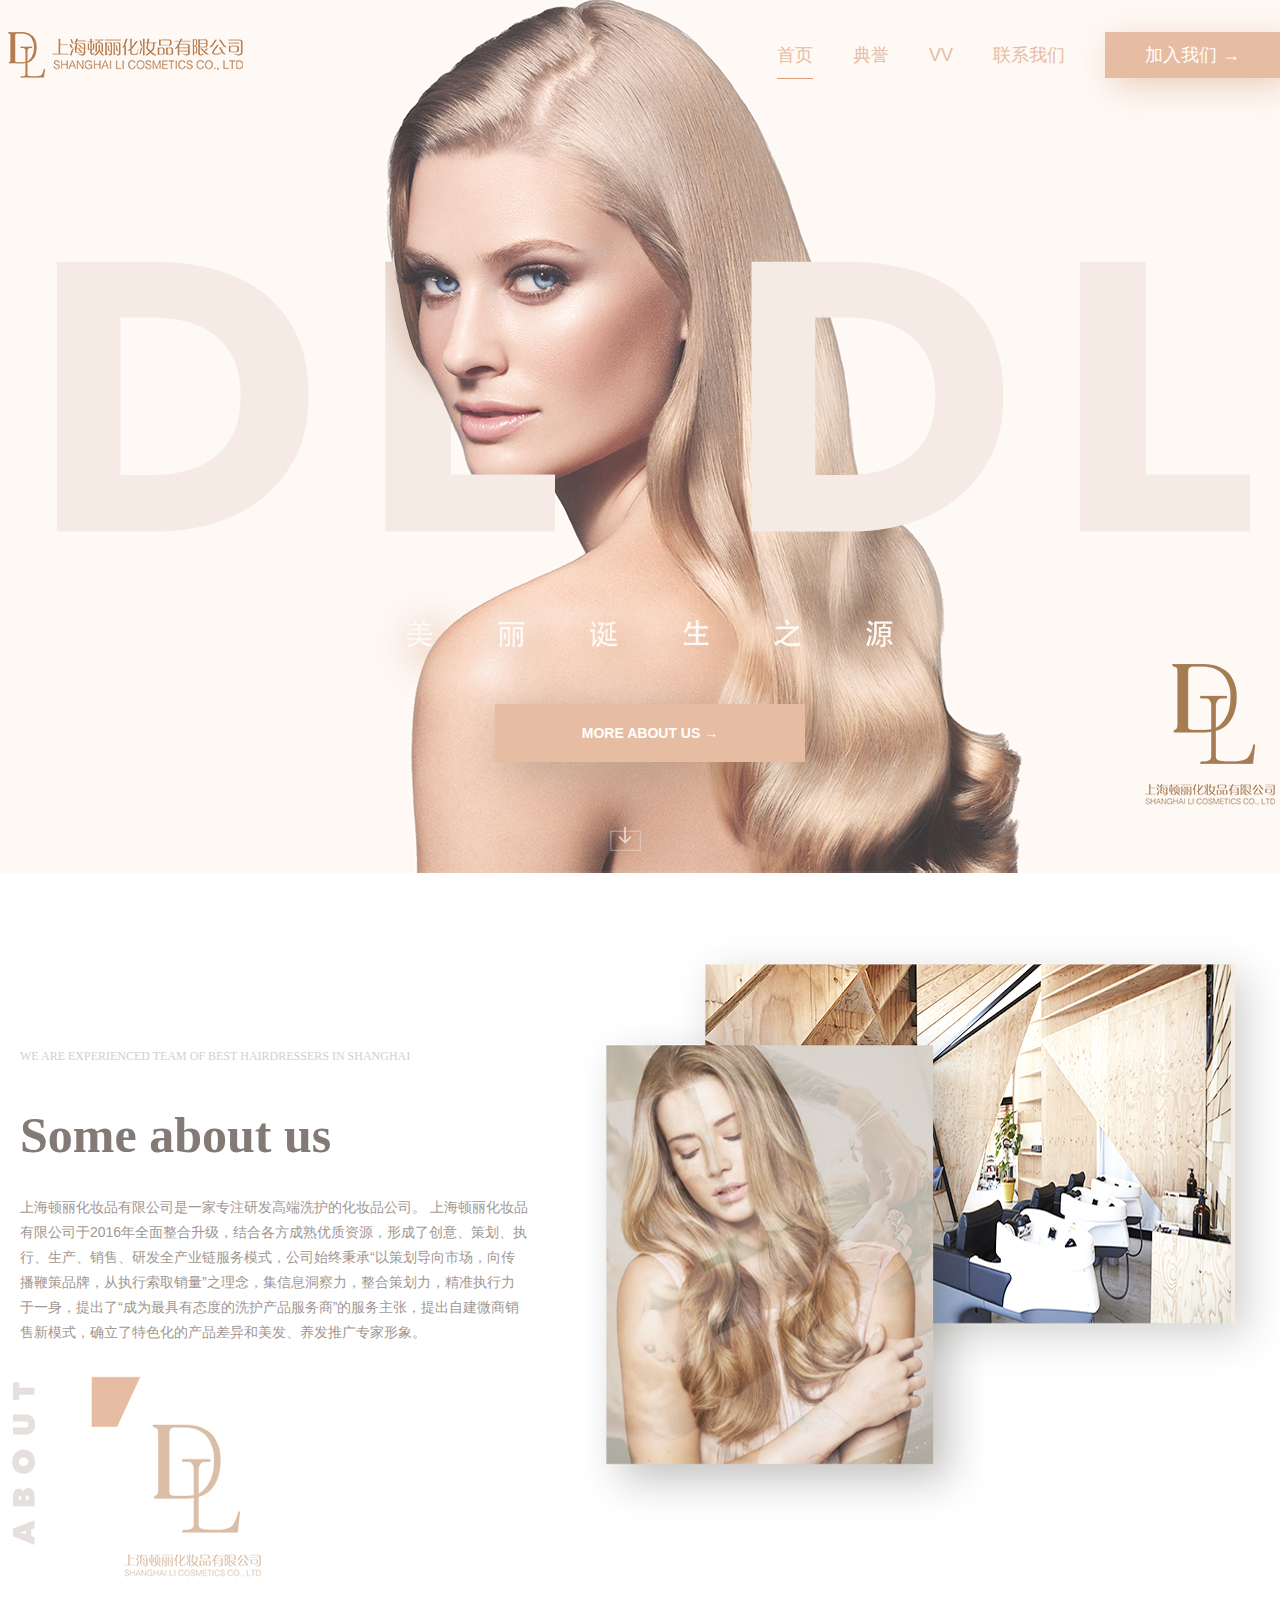
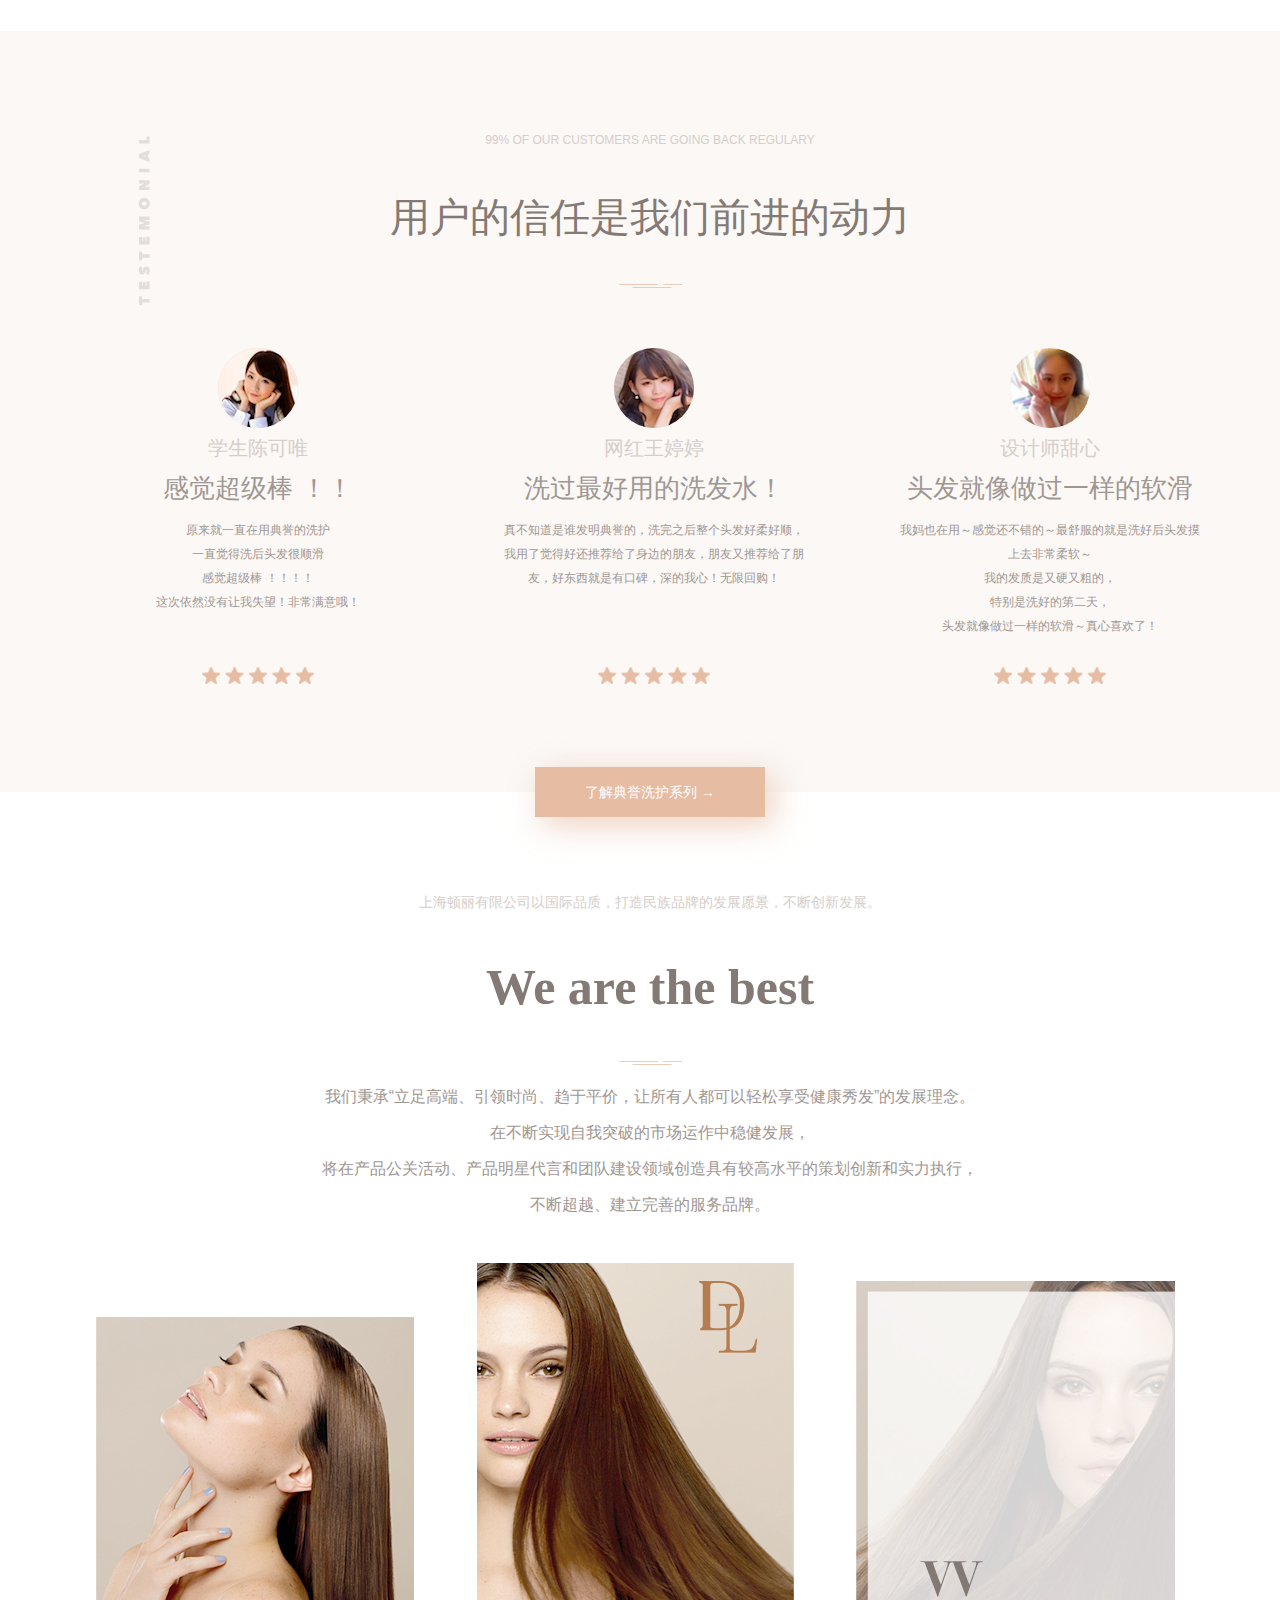
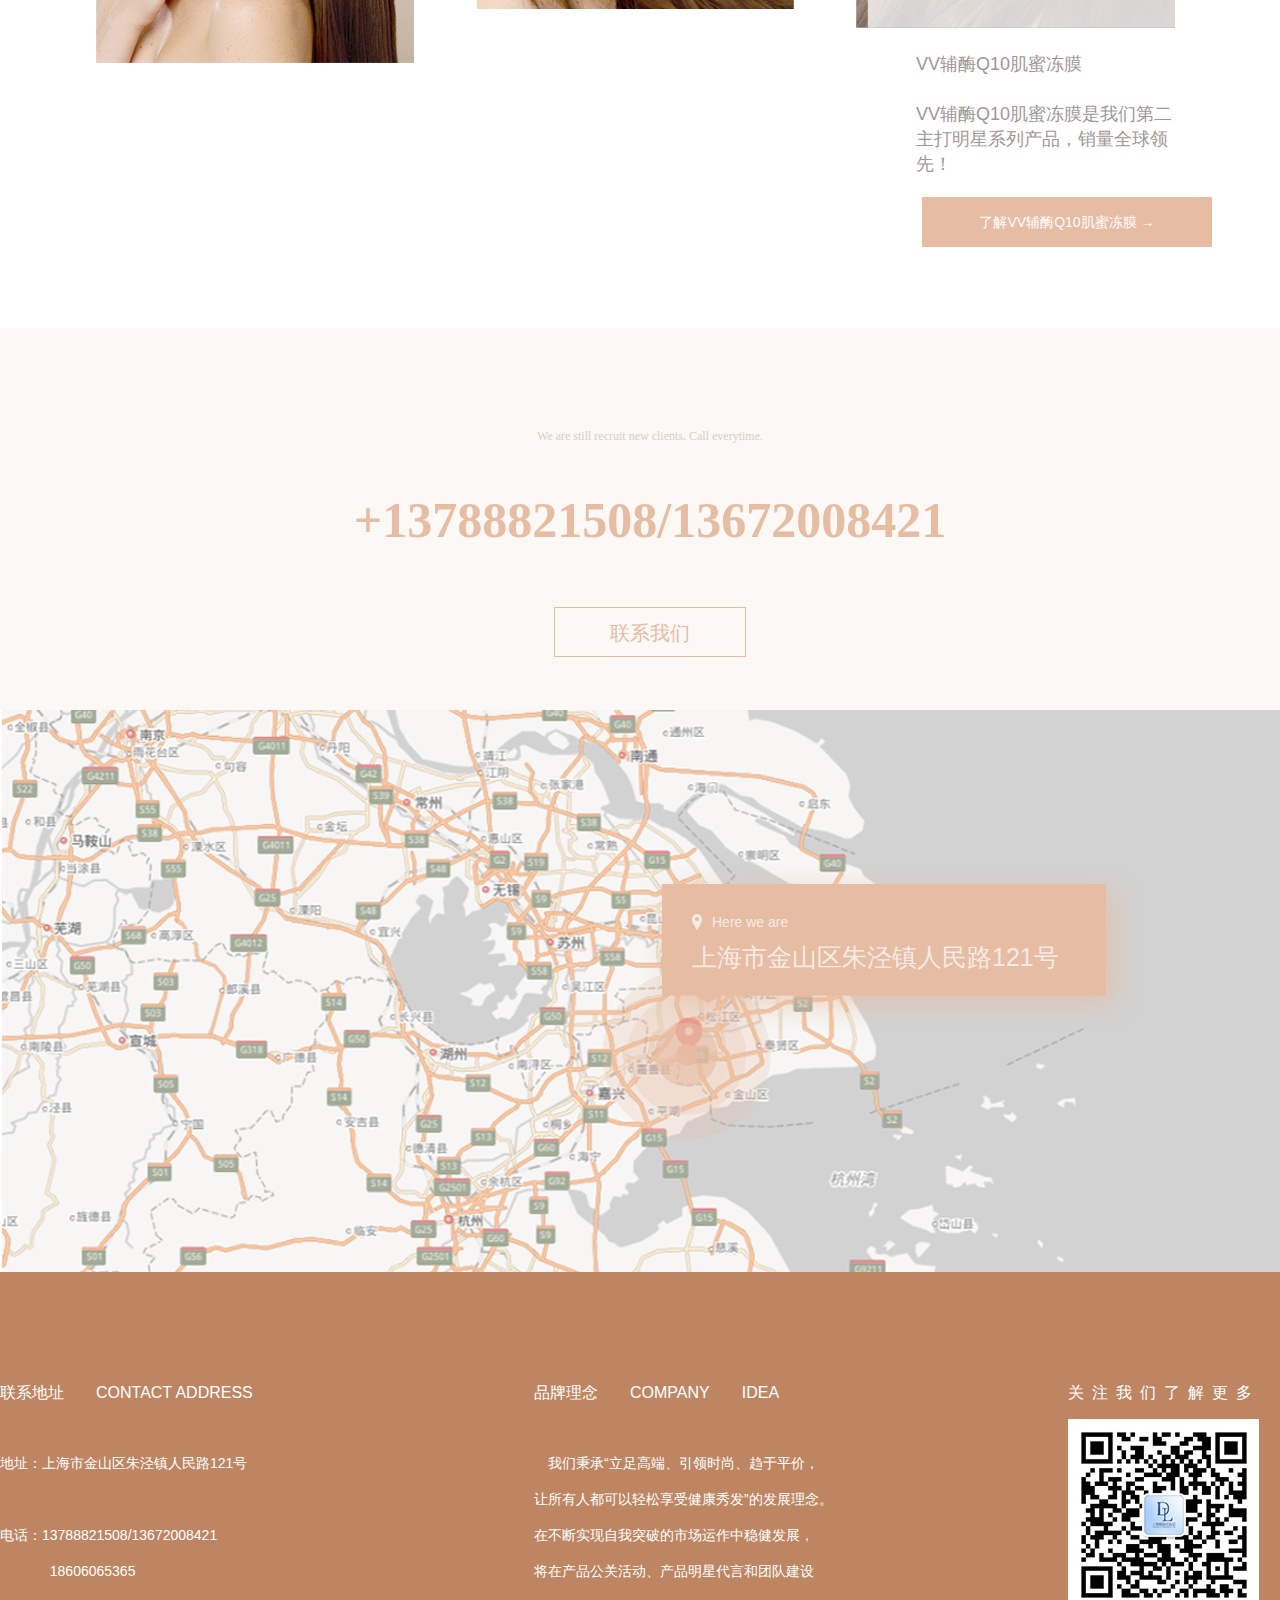
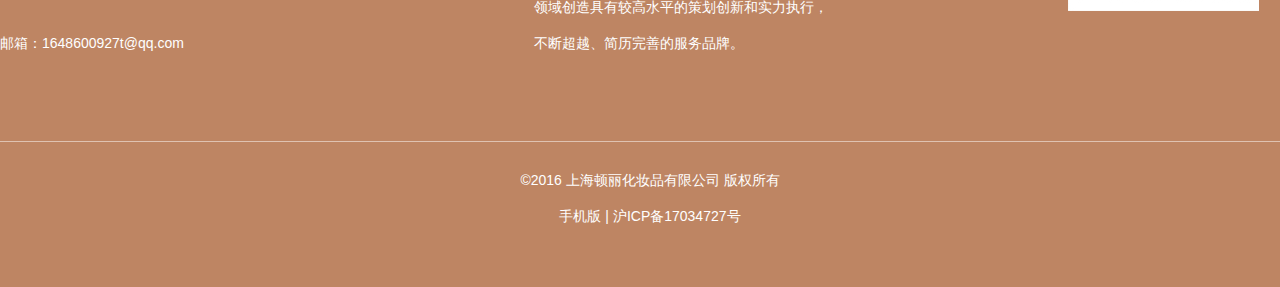
<file: index.html>
<!DOCTYPE html>
<html lang="en">
<head>
  <meta charset="UTF-8">
  <title>首页</title>
  <link href="./assets/normalize.css" rel="stylesheet">
  <link href="./assets/normal.css" rel="stylesheet">
  <link href="./assets/home.css" rel="stylesheet">
</head>
<body>
  <header class="navigation container">
    <div class="content">
      <div class="logo pull-left"></div>
      <ul class="nav-list pull-right">
        <li class="active"><a href="./">首页</a></li>
        <li><a href="./dianyu">典誉</a></li>
        <li><a href="./vv">VV</a></li>
        <li><a href="./conactus">联系我们</a></li>
        <li class="join"><a href="./conactus">加入我们 →</a></li>
      </ul>
      <div class="clearfix"></div>
    </div>
  </header>
  <section class="container row1">
    <div class="content">
      <a class="more" href="./dianyu">MORE ABOUT US →</a>
    </div>
  </section>
  <section class="container row2">
    <div class="content">
      <div class="top">WE ARE EXPERIENCED TEAM OF BEST HAIRDRESSERS IN SHANGHAI</div>
      <h2>Some about us</h2>
      <p class="main">上海顿丽化妆品有限公司是一家专注研发高端洗护的化妆品公司。 上海顿丽化妆品有限公司于2016年全面整合升级，结合各方成熟优质资源，形成了创意、策划、执行、生产、销售、研发全产业链服务模式，公司始终秉承“以策划导向市场，向传播鞭策品牌，从执行索取销量”之理念，集信息洞察力，整合策划力，精准执行力于一身，提出了“成为最具有态度的洗护产品服务商”的服务主张，提出自建微商销售新模式，确立了特色化的产品差异和美发、养发推广专家形象。</p>
    </div>
  </section>
  <section class="container row3">
    <div class="content">
      <div class="textimage"></div>
      <div class="toptext">99% OF OUR CUSTOMERS ARE GOING BACK REGULARY</div>
      <div class="maintext">用户的信任是我们前进的动力</div>
      <div class="line"></div>
      <ul class="peoper">
        <li>
          <img class="avator" src="./assets/images/chenkewei.jpg"></img>
          <div class="name">学生陈可唯</div>
          <div class="title">感觉超级棒 ！！</div>
          <div class="description">原来就一直在用典誉的洗护<br>
            一直觉得洗后头发很顺滑<br>
            感觉超级棒 ！！！！<br>
            这次依然没有让我失望！非常满意哦！
          </div>
        </li>
        <li>
          <img class="avator" src="./assets/images/yutingting.jpg"></img>
          <div class="name">网红王婷婷</div>
          <div class="title">洗过最好用的洗发水！</div>
          <div class="description">
            真不知道是谁发明典誉的，洗完之后整个头发好柔好顺，我用了觉得好还推荐给了身边的朋友，朋友又推荐给了朋友，好东西就是有口碑，深的我心！无限回购！
          </div>
        </li>
        <li>
          <img class="avator" src="./assets/images/tianxin.jpg"></img>
          <div class="name">设计师甜心</div>
          <div class="title">头发就像做过一样的软滑</div>
          <div class="description">
            我妈也在用～感觉还不错的～最舒服的就是洗好后头发摸上去非常柔软～<br>
            我的发质是又硬又粗的，<br>
            特别是洗好的第二天，<br>
            头发就像做过一样的软滑～真心喜欢了！
          </div>
        </li>
      </ul>
      <a class="bottomButton" href="./dianyu">了解典誉洗护系列 →</a>
    </div>
  </section>
  <section class="container row4">
    <div class="content">
      <div class="banner"></div>
      <div class="toptext">上海顿丽有限公司以国际品质，打造民族品牌的发展愿景，不断创新发展。</div>
      <div class="maintext">We are the best</div>
      <div class="line"></div>
      <div class="contenttext">
        我们秉承“立足高端、引领时尚、趋于平价，让所有人都可以轻松享受健康秀发”的发展理念。<br>
        在不断实现自我突破的市场运作中稳健发展，<br>
        将在产品公关活动、产品明星代言和团队建设领域创造具有较高水平的策划创新和实力执行，<br>
        不断超越、建立完善的服务品牌。
      </div>
      <div class="people">
        <div class="people1"></div>
        <div class="people2"></div>
        <div class="people3">
          <div class="peopleimage"></div>
          <div class="text">
            VV辅酶Q10肌蜜冻膜<br><br>
            VV辅酶Q10肌蜜冻膜是我们第二主打明星系列产品，销量全球领先！
          </div>
          <a class="morevv" href="./vv">了解VV辅酶Q10肌蜜冻膜 →</a>
        </div>
      </div>
    </div>
  </section>
  <section class="container row5">
    <div class="content">
      <div class="toptext">We are still recruit new clients. Call everytime.</div>
      <div class="maintext">+13788821508/13672008421</div>
      <a class="conactus" href="./conactus">联系我们</a>
      <div class="map">
        <div class="point">
          <div class="pointtext">Here we are</div>
          <div class="pointmaintext">上海市金山区朱泾镇人民路121号</div>
        </div>
      </div>
    </div>
  </section>
  <footer class="footer container">
    <div class="content">
      <div class="list">
        <div class="title">联系地址&emsp;&emsp;CONTACT ADDRESS</div>
        <div class="listcontent">
          地址：上海市金山区朱泾镇人民路121号<br><br>
          电话：13788821508/13672008421<br>
          &emsp;&emsp;&emsp;&nbsp;&nbsp;18606065365<br><br>
          邮箱：1648600927t@qq.com
        </div>
      </div>
      <div class="list">
        <div class="title">品牌理念&emsp;&emsp;COMPANY&emsp;&emsp;IDEA</div>
        <div class="listcontent">
          　我们秉承“立足高端、引领时尚、趋于平价，<br>
          让所有人都可以轻松享受健康秀发”的发展理念。<br>
          在不断实现自我突破的市场运作中稳健发展，<br>
          将在产品公关活动、产品明星代言和团队建设<br>
          领域创造具有较高水平的策划创新和实力执行，<br>
          不断超越、简历完善的服务品牌。
        </div>
      </div>
      <div class="list2">
        <div class="title">关注我们了解更多</div>
        <img class="qrcode" src="./assets/images/qrcode.jpg">
      </div>
      <div class="clearfix"></div>
      <div class="copyright">
        ©2016 上海顿丽化妆品有限公司 版权所有<br>
        手机版 | 沪ICP备17034727号
      </div>
    </div>
  </footer>
</body>
</html>
</file>
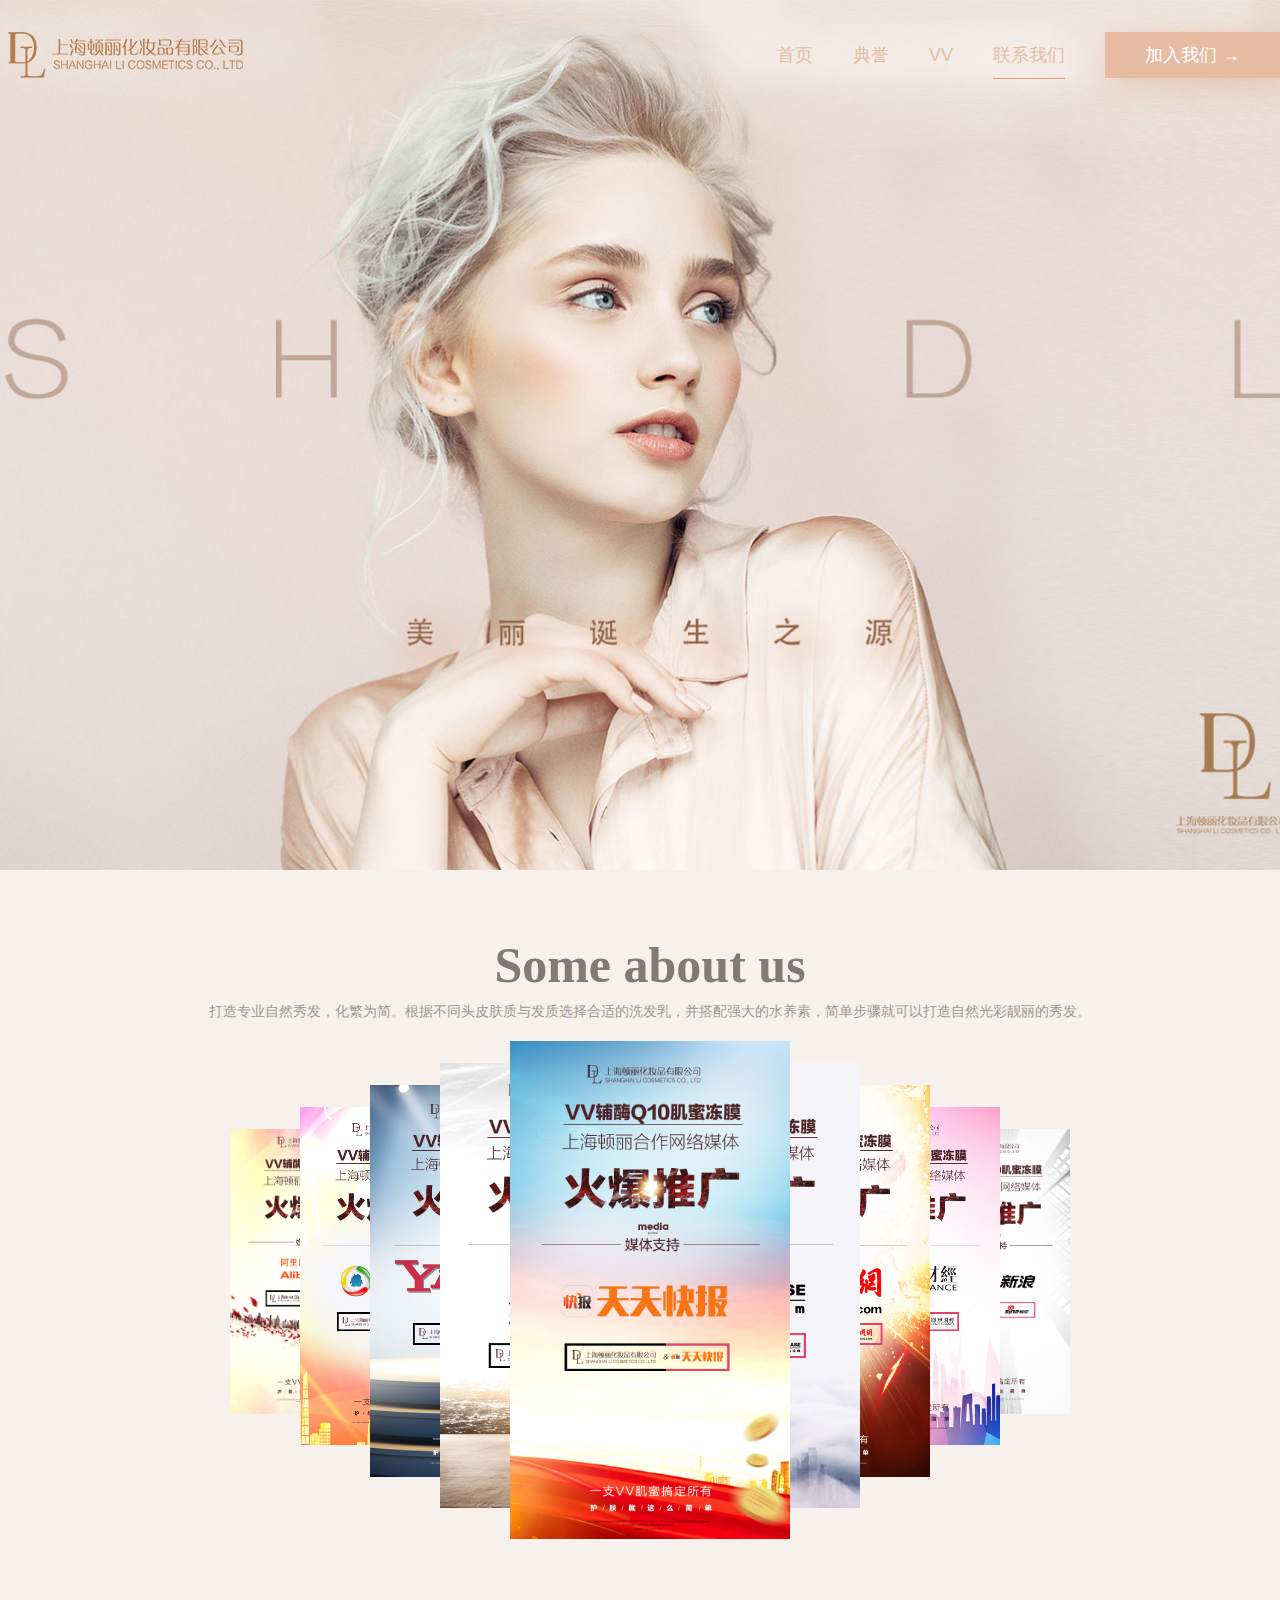
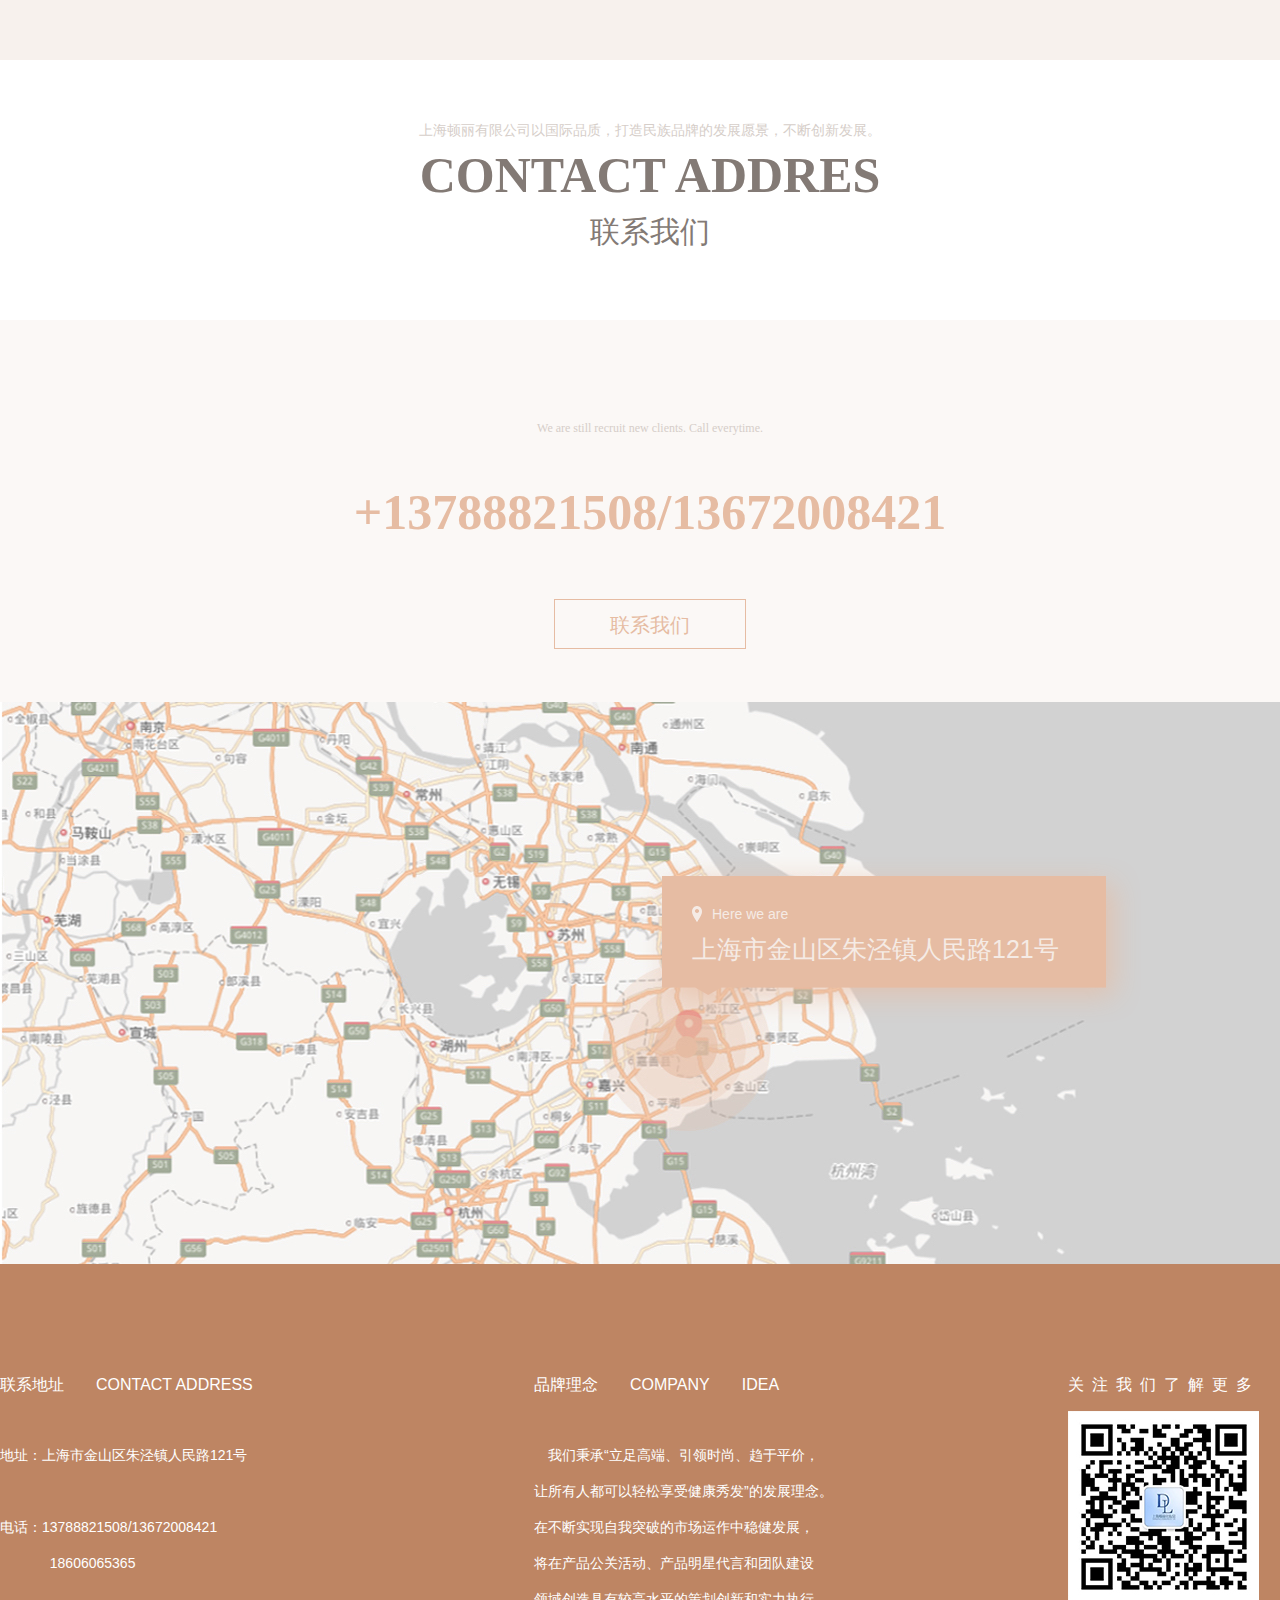
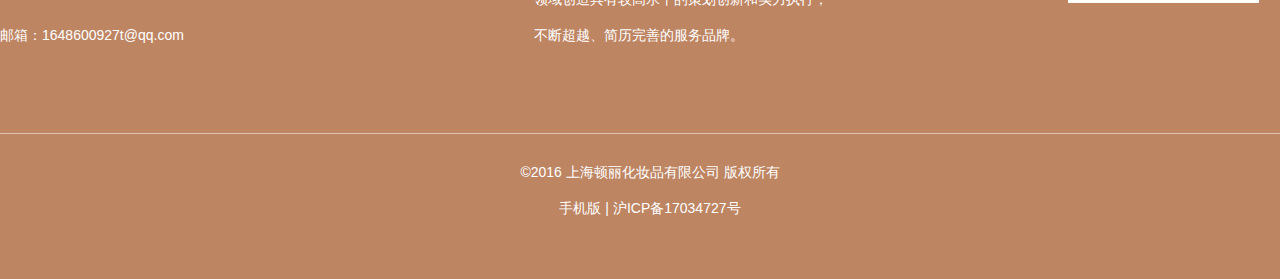
<file: conactus/index.html>
<!DOCTYPE html>
<html lang="en">
<head>
  <meta charset="UTF-8">
  <title>VV</title>
  <link href="../assets/normalize.css" rel="stylesheet">
  <link href="../assets/normal.css" rel="stylesheet">
  <link href="../assets/conactus.css" rel="stylesheet">
  <script type="text/javascript" src="../assets/jquery-1.11.0.min.js"></script>
  <script type="text/javascript" src="../assets/jQuery-easing.js"></script>
  <script type="text/javascript" src="../assets/jQuery-jcImgScroll.js"></script>
  <script type="text/javascript">
    $(function(){
      $('#row6banner').jcImgScroll({
        arrow : {
          width:140,
          height:500,
          x:60,
          y:0
        },
        width :280, //设置图片宽度
        height:500, //设置图片高度
        imgtop:22,//每张图片的上下偏移量
        imgleft:-10,//每张图片的左边偏移量
        imgwidth:30,//每张图片的宽度偏移量
        imgheight:44,//每张图片的高度偏移量
        count : 9,
        offsetX : 60,
        NumBtn : false,
        title:false,
        setZoom:.8
      });
    });
  </script>
</head>
<body>
  <header class="navigation container">
    <div class="content">
      <div class="logo pull-left"></div>
      <ul class="nav-list pull-right">
        <li><a href="../">首页</a></li>
        <li><a href="../dianyu">典誉</a></li>
        <li><a href="../vv">VV</a></li>
        <li class="active"><a href="../conactus">联系我们</a></li>
        <li class="join"><a href="../conactus">加入我们 →</a></li>
      </ul>
      <div class="clearfix"></div>
    </div>
  </header>
  <section class="container row1">
  </section>
  <section class="container row2">
    <div class="content">
      <div class="toptext">Some about us</div>
      <div class="maintext">打造专业自然秀发，化繁为简。根据不同头皮肤质与发质选择合适的洗发乳，并搭配强大的水养素，简单步骤就可以打造自然光彩靓丽的秀发。</div>
      <div id="row6banner" class="jcImgScroll">
        <ul>
          <li><a path="../assets/images/conactus-scroll/1.jpg"></a></li>
          <li><a path="../assets/images/conactus-scroll/2.jpg"></a></li>
          <li><a path="../assets/images/conactus-scroll/3.jpg"></a></li>
          <li><a path="../assets/images/conactus-scroll/4.jpg"></a></li>
          <li><a path="../assets/images/conactus-scroll/5.jpg"></a></li>
          <li><a path="../assets/images/conactus-scroll/6.jpg"></a></li>
          <li><a path="../assets/images/conactus-scroll/7.jpg"></a></li>
          <li><a path="../assets/images/conactus-scroll/8.jpg"></a></li>
          <li><a path="../assets/images/conactus-scroll/9.jpg"></a></li>
        </ul>
      </div>
    </div>
  </section>
  <section class="container row3">
    <div class="content">
      <div class="toptext">上海顿丽有限公司以国际品质，打造民族品牌的发展愿景，不断创新发展。</div>
      <div class="maintext">CONTACT ADDRES</div>
      <div class="bottomtext">联系我们</div>
      <!--<a class="conact" href="">联系</a>-->
    </div>
  </section>
  <section class="container row4">
    <div class="content">
      <div class="toptext">We are still recruit new clients. Call everytime.</div>
      <div class="maintext">+13788821508/13672008421</div>
      <a class="conactus" href="#">联系我们</a>
      <div class="map">
        <div class="point">
          <div class="pointtext">Here we are</div>
          <div class="pointmaintext">上海市金山区朱泾镇人民路121号</div>
        </div>
      </div>
    </div>
  </section>
  <footer class="footer container">
    <div class="content">
      <div class="list">
        <div class="title">联系地址&emsp;&emsp;CONTACT ADDRESS</div>
        <div class="listcontent">
          地址：上海市金山区朱泾镇人民路121号<br><br>
          电话：13788821508/13672008421<br>
          &emsp;&emsp;&emsp;&nbsp;&nbsp;18606065365<br><br>
          邮箱：1648600927t@qq.com
        </div>
      </div>
      <div class="list">
        <div class="title">品牌理念&emsp;&emsp;COMPANY&emsp;&emsp;IDEA</div>
        <div class="listcontent">
          　我们秉承“立足高端、引领时尚、趋于平价，<br>
          让所有人都可以轻松享受健康秀发”的发展理念。<br>
          在不断实现自我突破的市场运作中稳健发展，<br>
          将在产品公关活动、产品明星代言和团队建设<br>
          领域创造具有较高水平的策划创新和实力执行，<br>
          不断超越、简历完善的服务品牌。
        </div>
      </div>
      <div class="list2">
        <div class="title">关注我们了解更多</div>
        <img class="qrcode" src="../assets/images/qrcode.jpg">
      </div>
      <div class="clearfix"></div>
      <div class="copyright">
        ©2016 上海顿丽化妆品有限公司 版权所有<br>
        手机版 | 沪ICP备17034727号
      </div>
    </div>
  </footer>
</body>
</html>
</file>
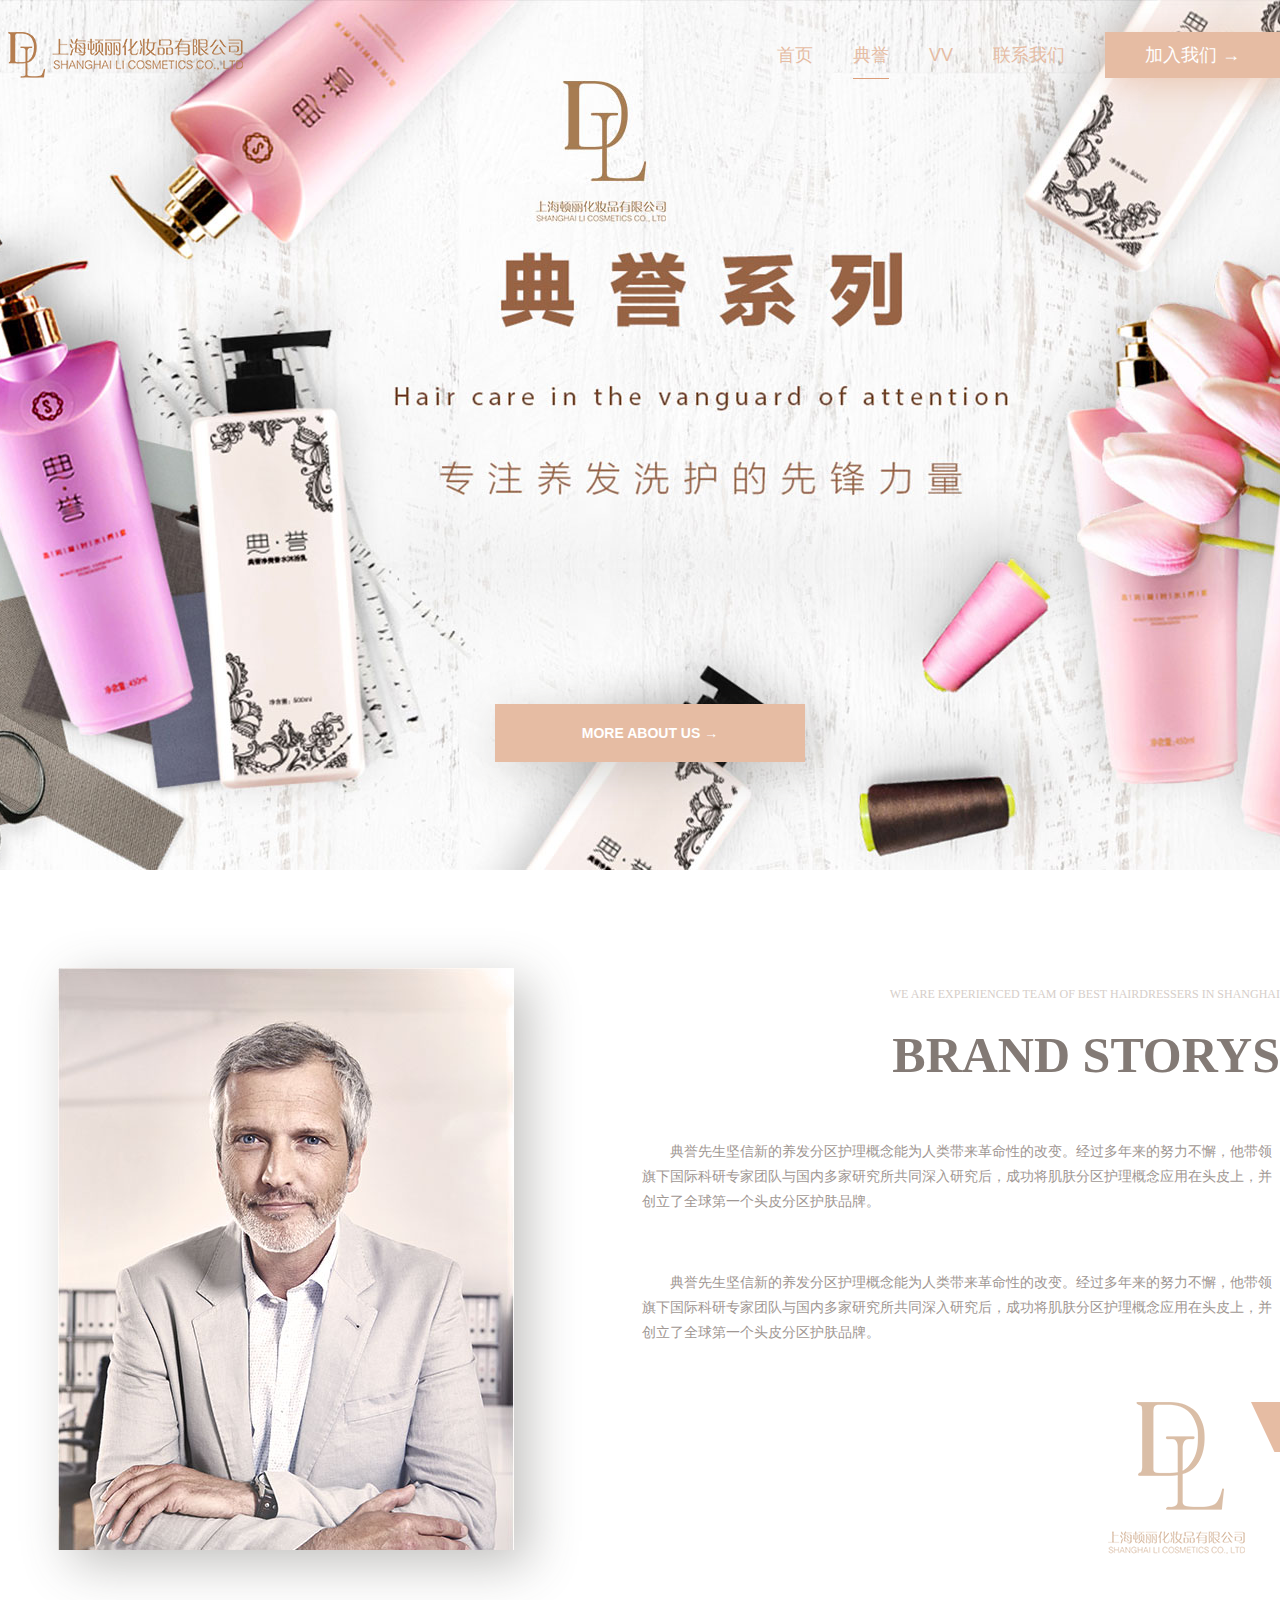
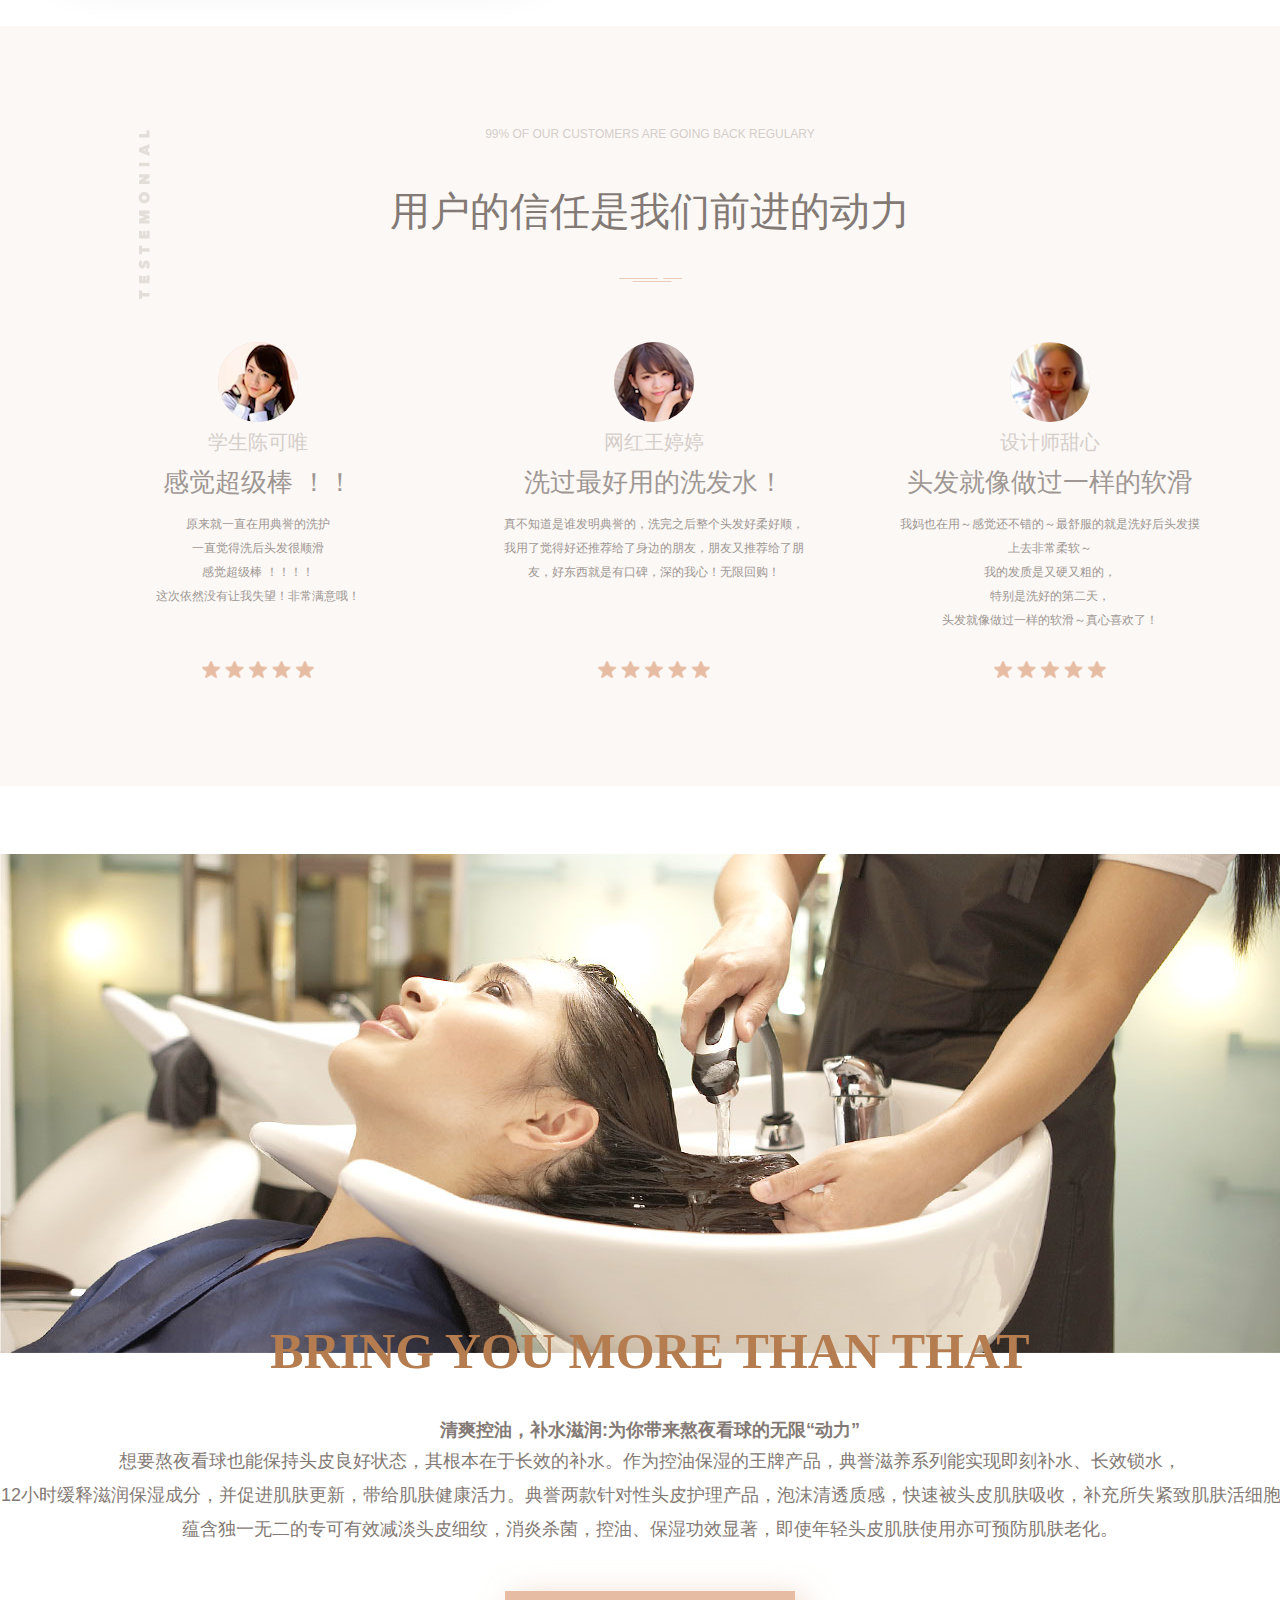
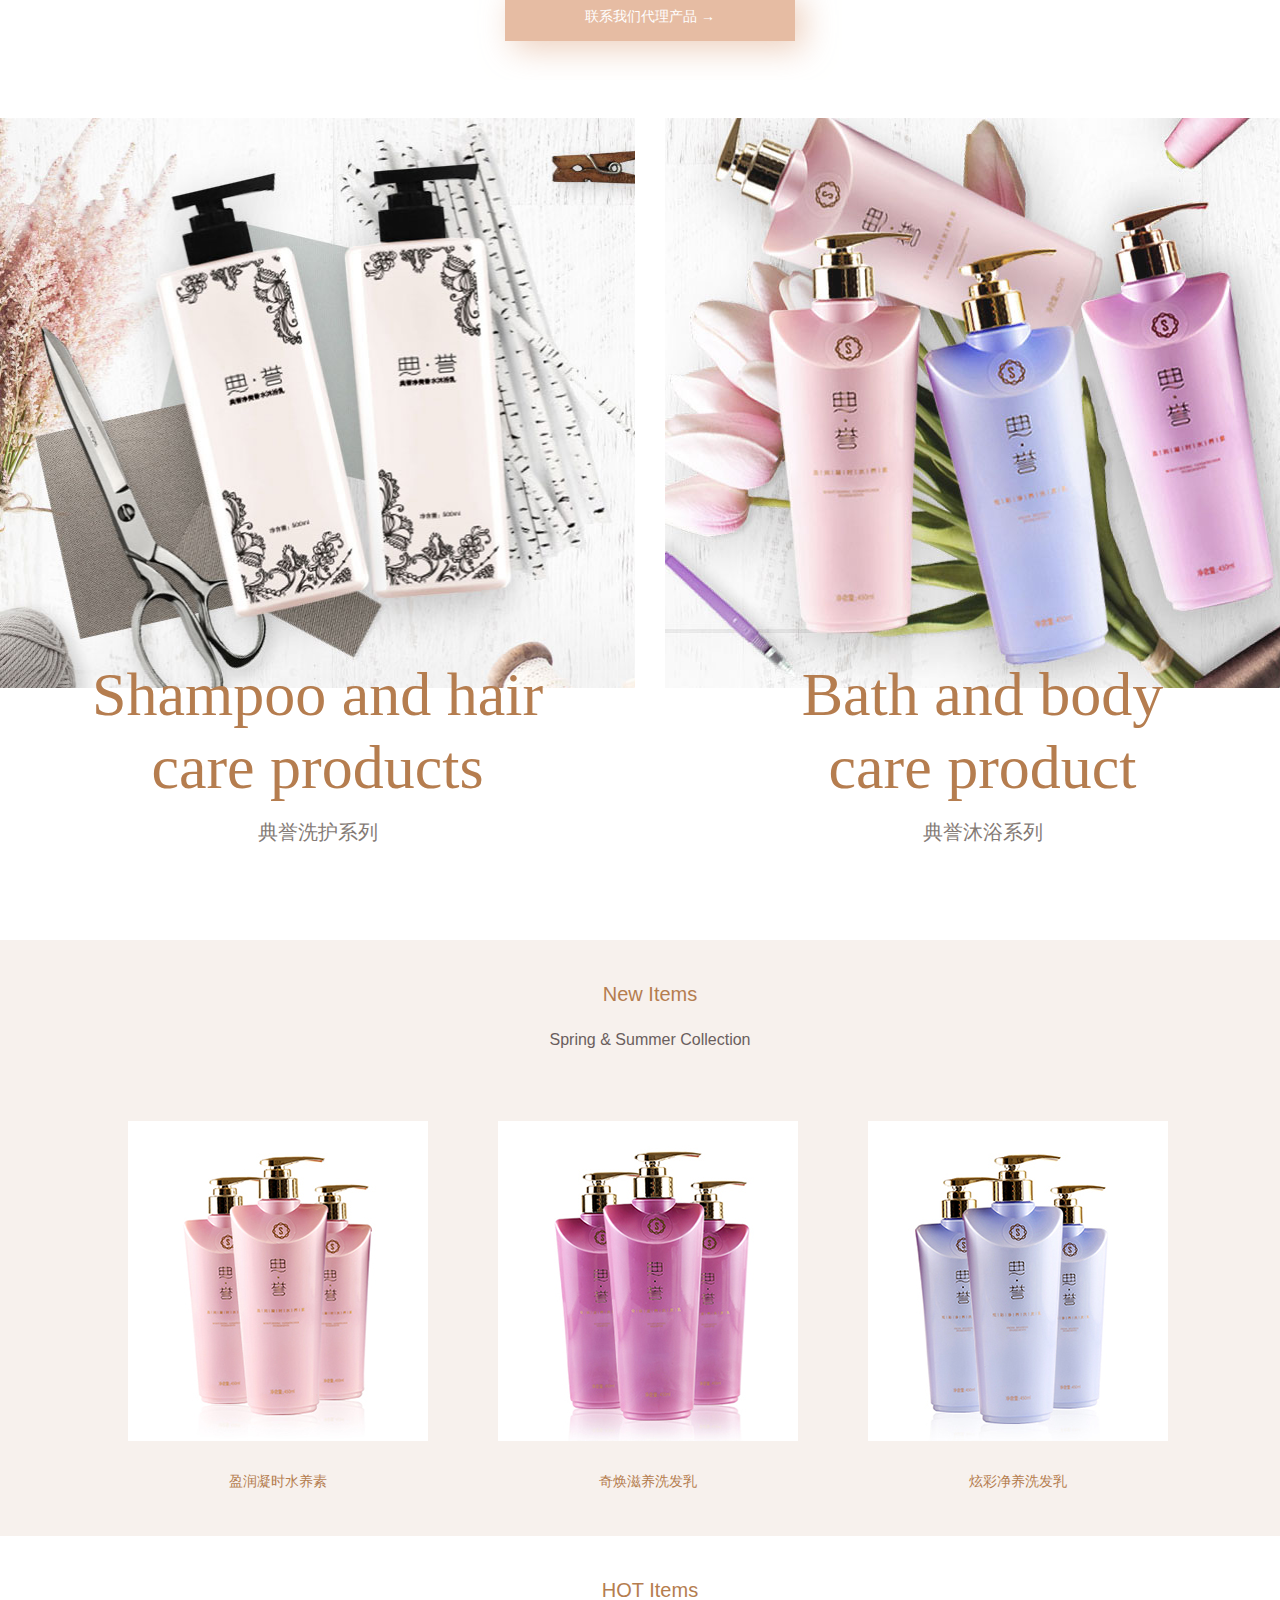
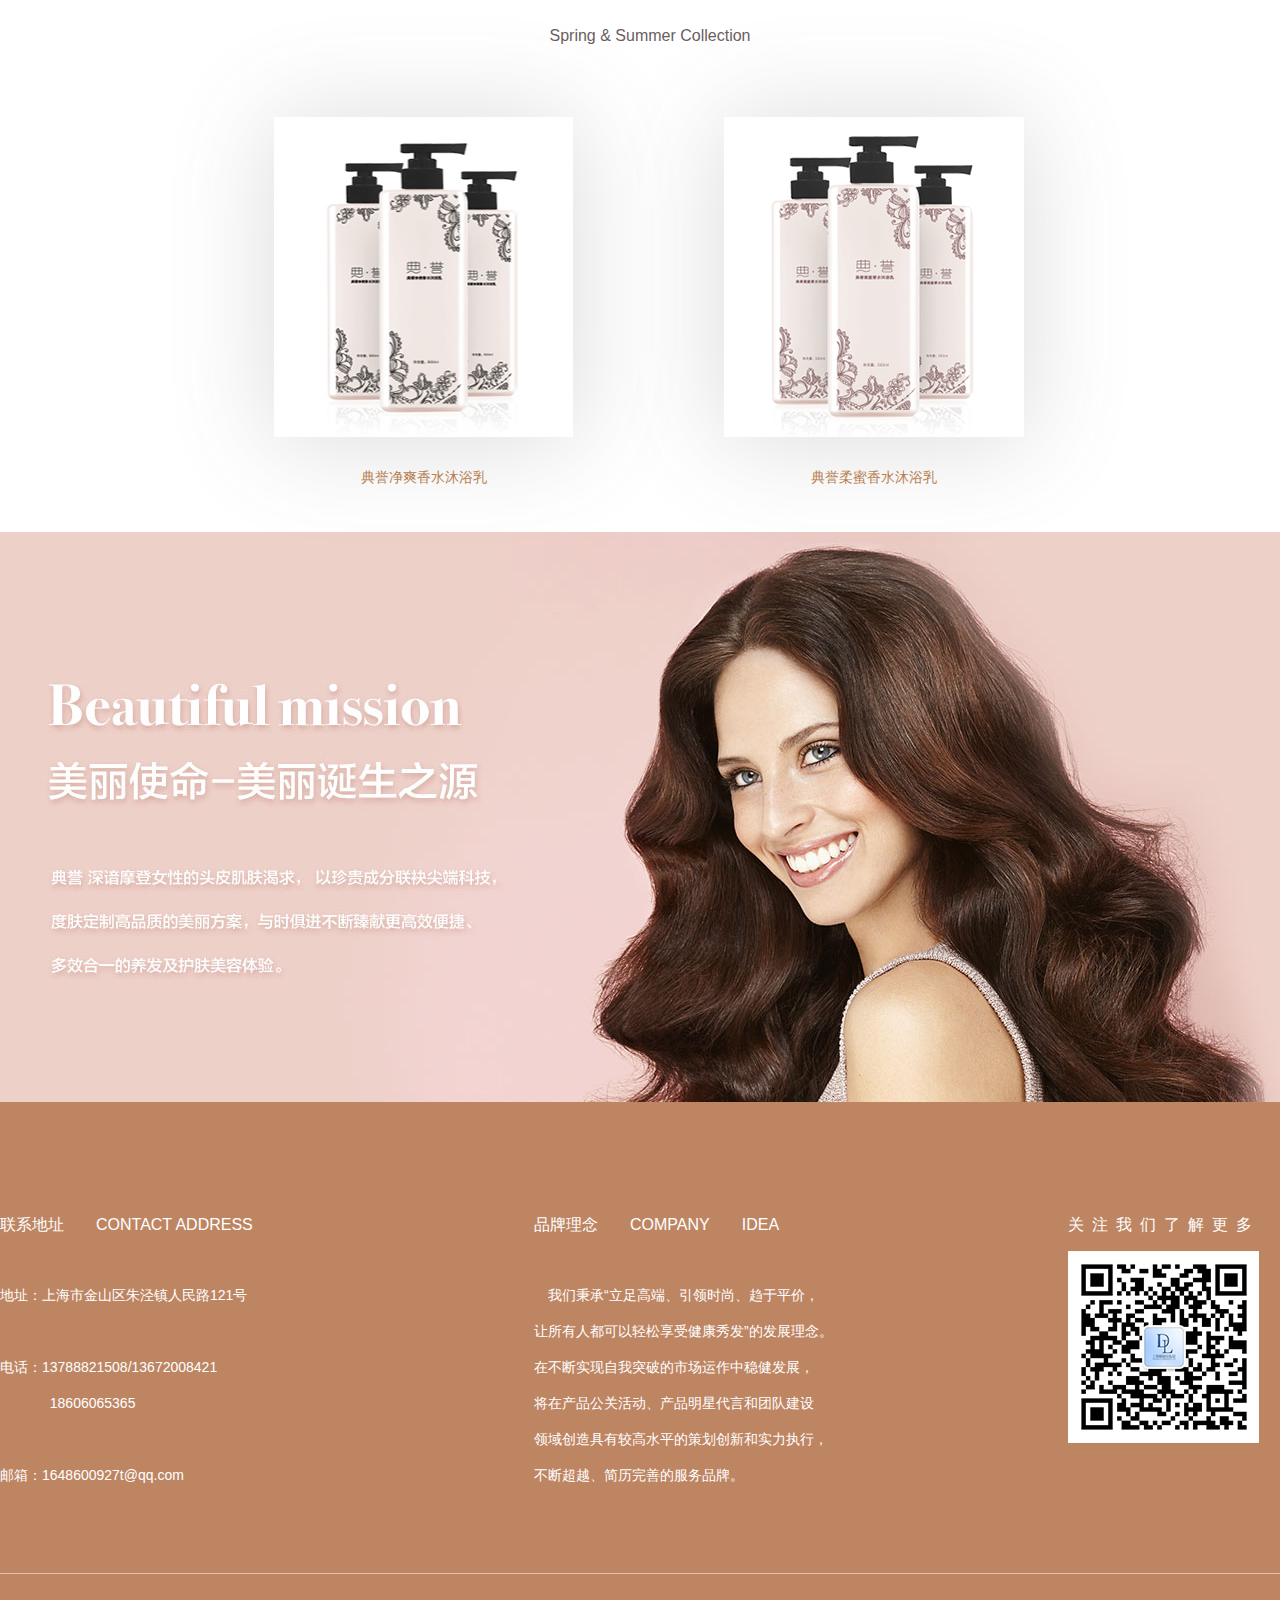
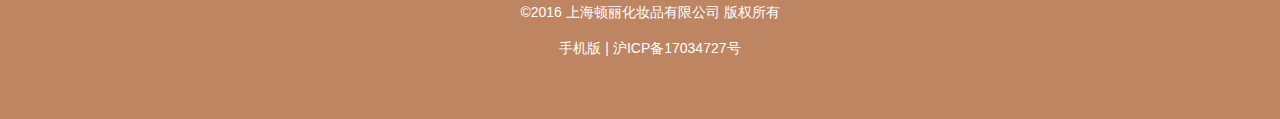
<file: dianyu/index.html>
<!DOCTYPE html>
<html lang="en">
<head>
  <meta charset="UTF-8">
  <title>典誉</title>
  <link href="../assets/normalize.css" rel="stylesheet">
  <link href="../assets/normal.css" rel="stylesheet">
  <link href="../assets/dianyu.css" rel="stylesheet">
</head>
<body>
  <header class="navigation container">
    <div class="content">
      <div class="logo pull-left"></div>
      <ul class="nav-list pull-right">
        <li><a href="../">首页</a></li>
        <li class="active"><a href="../dianyu">典誉</a></li>
        <li><a href="../vv">VV</a></li>
        <li><a href="../conactus">联系我们</a></li>
        <li class="join"><a href="../conactus">加入我们 →</a></li>
      </ul>
      <div class="clearfix"></div>
    </div>
  </header>
  <section class="container row1">
    <a class="more" href="../vv">MORE ABOUT US →</a>
  </section>
  <section class="container row2">
    <div class="content">
      <img class="founder" src="../assets/images/founder.jpg">
      <div class="top">WE ARE EXPERIENCED TEAM OF BEST HAIRDRESSERS IN SHANGHAI</div>
      <h2>BRAND STORYS</h2>
      <p class="main">&emsp;&emsp;典誉先生坚信新的养发分区护理概念能为人类带来革命性的改变。经过多年来的努力不懈，他带领旗下国际科研专家团队与国内多家研究所共同深入研究后，成功将肌肤分区护理概念应用在头皮上，并创立了全球第一个头皮分区护肤品牌。</p>
      <p class="main">&emsp;&emsp;典誉先生坚信新的养发分区护理概念能为人类带来革命性的改变。经过多年来的努力不懈，他带领旗下国际科研专家团队与国内多家研究所共同深入研究后，成功将肌肤分区护理概念应用在头皮上，并创立了全球第一个头皮分区护肤品牌。</p>
    </div>
  </section>
  <section class="container row3">
    <div class="content">
      <div class="textimage"></div>
      <div class="toptext">99% OF OUR CUSTOMERS ARE GOING BACK REGULARY</div>
      <div class="maintext">用户的信任是我们前进的动力</div>
      <div class="line"></div>
      <ul class="peoper">
        <li>
          <img class="avator" src="../assets/images/chenkewei.jpg"></img>
          <div class="name">学生陈可唯</div>
          <div class="title">感觉超级棒 ！！</div>
          <div class="description">原来就一直在用典誉的洗护<br>
            一直觉得洗后头发很顺滑<br>
            感觉超级棒 ！！！！<br>
            这次依然没有让我失望！非常满意哦！
          </div>
        </li>
        <li>
          <img class="avator" src="../assets/images/yutingting.jpg"></img>
          <div class="name">网红王婷婷</div>
          <div class="title">洗过最好用的洗发水！</div>
          <div class="description">
            真不知道是谁发明典誉的，洗完之后整个头发好柔好顺，我用了觉得好还推荐给了身边的朋友，朋友又推荐给了朋友，好东西就是有口碑，深的我心！无限回购！
          </div>
        </li>
        <li>
          <img class="avator" src="../assets/images/tianxin.jpg"></img>
          <div class="name">设计师甜心</div>
          <div class="title">头发就像做过一样的软滑</div>
          <div class="description">
            我妈也在用～感觉还不错的～最舒服的就是洗好后头发摸上去非常柔软～<br>
            我的发质是又硬又粗的，<br>
            特别是洗好的第二天，<br>
            头发就像做过一样的软滑～真心喜欢了！
          </div>
        </li>
      </ul>
    </div>
  </section>
  <section class="container row4">
    <div class="content">
      <div class="banner"></div>
      <div class="bannertext">BRING   YOU   MORE   THAN  THAT </div>
      <div class="toptext">清爽控油，补水滋润:为你带来熬夜看球的无限“动力”</div>
      <div class="contenttext">
        想要熬夜看球也能保持头皮良好状态，其根本在于长效的补水。作为控油保湿的王牌产品，典誉滋养系列能实现即刻补水、长效锁水，<br>
        12小时缓释滋润保湿成分，并促进肌肤更新，带给肌肤健康活力。典誉两款针对性头皮护理产品，泡沫清透质感，快速被头皮肌肤吸收，补充所失紧致肌肤活细胞，<br>
        蕴含独一无二的专可有效减淡头皮细纹，消炎杀菌，控油、保湿功效显著，即使年轻头皮肌肤使用亦可预防肌肤老化。
      </div>
      <a class="proxy" href="../conactus">联系我们代理产品 →</a>
    </div>
  </section>
  <section class="container row5">
    <div class="content">
      <div class="left">
        <img src="../assets/images/dianyu-row5-left.jpg">
        <div class="title">
          Shampoo and hair<br>
          care products
        </div>
        <div class="text">典誉洗护系列</div>
      </div>
      <div class="right">
        <img src="../assets/images/dianyu-row5-right.jpg">
        <div class="title">
          Bath and body<br>
          care product
        </div>
        <div class="text">典誉沐浴系列</div>
      </div>
      <div class="clearfix"></div>
    </div>
  </section>
  <section class="container row6">
    <div class="content">
      <div class="toptext">New Items</div>
      <div class="contenttext">Spring & Summer  Collection</div>
      <div class="left">
        <img src="../assets/images/dianyu-row6-left.jpg">
        <div class="text">盈润凝时水养素</div>
      </div>
      <div class="mid">
        <img src="../assets/images/dianyu-row6-mid.jpg">
        <div class="text">奇焕滋养洗发乳</div>
      </div>
      <div class="right">
        <img src="../assets/images/dianyu-row6-right.jpg">
        <div class="text">炫彩净养洗发乳</div>
      </div>
      <div class="clearfix"></div>
    </div>
  </section>
  <section class="container row7">
    <div class="content">
      <div class="toptext">HOT Items</div>
      <div class="contenttext">Spring & Summer  Collection</div>
      <div class="left">
        <img src="../assets/images/dianyu-row7-left.jpg">
        <div class="text">典誉净爽香水沐浴乳</div>
      </div>
      <div class="right">
        <img src="../assets/images/dianyu-row7-right.jpg">
        <div class="text">典誉柔蜜香水沐浴乳</div>
      </div>
      <div class="clearfix"></div>
    </div>
  </section>
  <section class="container row8">
    <div class="content">
    </div>
  </section>
  <footer class="footer container">
    <div class="content">
      <div class="list">
        <div class="title">联系地址&emsp;&emsp;CONTACT ADDRESS</div>
        <div class="listcontent">
          地址：上海市金山区朱泾镇人民路121号<br><br>
          电话：13788821508/13672008421<br>
          &emsp;&emsp;&emsp;&nbsp;&nbsp;18606065365<br><br>
          邮箱：1648600927t@qq.com
        </div>
      </div>
      <div class="list">
        <div class="title">品牌理念&emsp;&emsp;COMPANY&emsp;&emsp;IDEA</div>
        <div class="listcontent">
          　我们秉承“立足高端、引领时尚、趋于平价，<br>
          让所有人都可以轻松享受健康秀发”的发展理念。<br>
          在不断实现自我突破的市场运作中稳健发展，<br>
          将在产品公关活动、产品明星代言和团队建设<br>
          领域创造具有较高水平的策划创新和实力执行，<br>
          不断超越、简历完善的服务品牌。
        </div>
      </div>
      <div class="list2">
        <div class="title">关注我们了解更多</div>
        <img class="qrcode" src="../assets/images/qrcode.jpg">
      </div>
      <div class="clearfix"></div>
      <div class="copyright">
        ©2016 上海顿丽化妆品有限公司 版权所有<br>
        手机版 | 沪ICP备17034727号
      </div>
    </div>
  </footer>
</body>
</html>
</file>
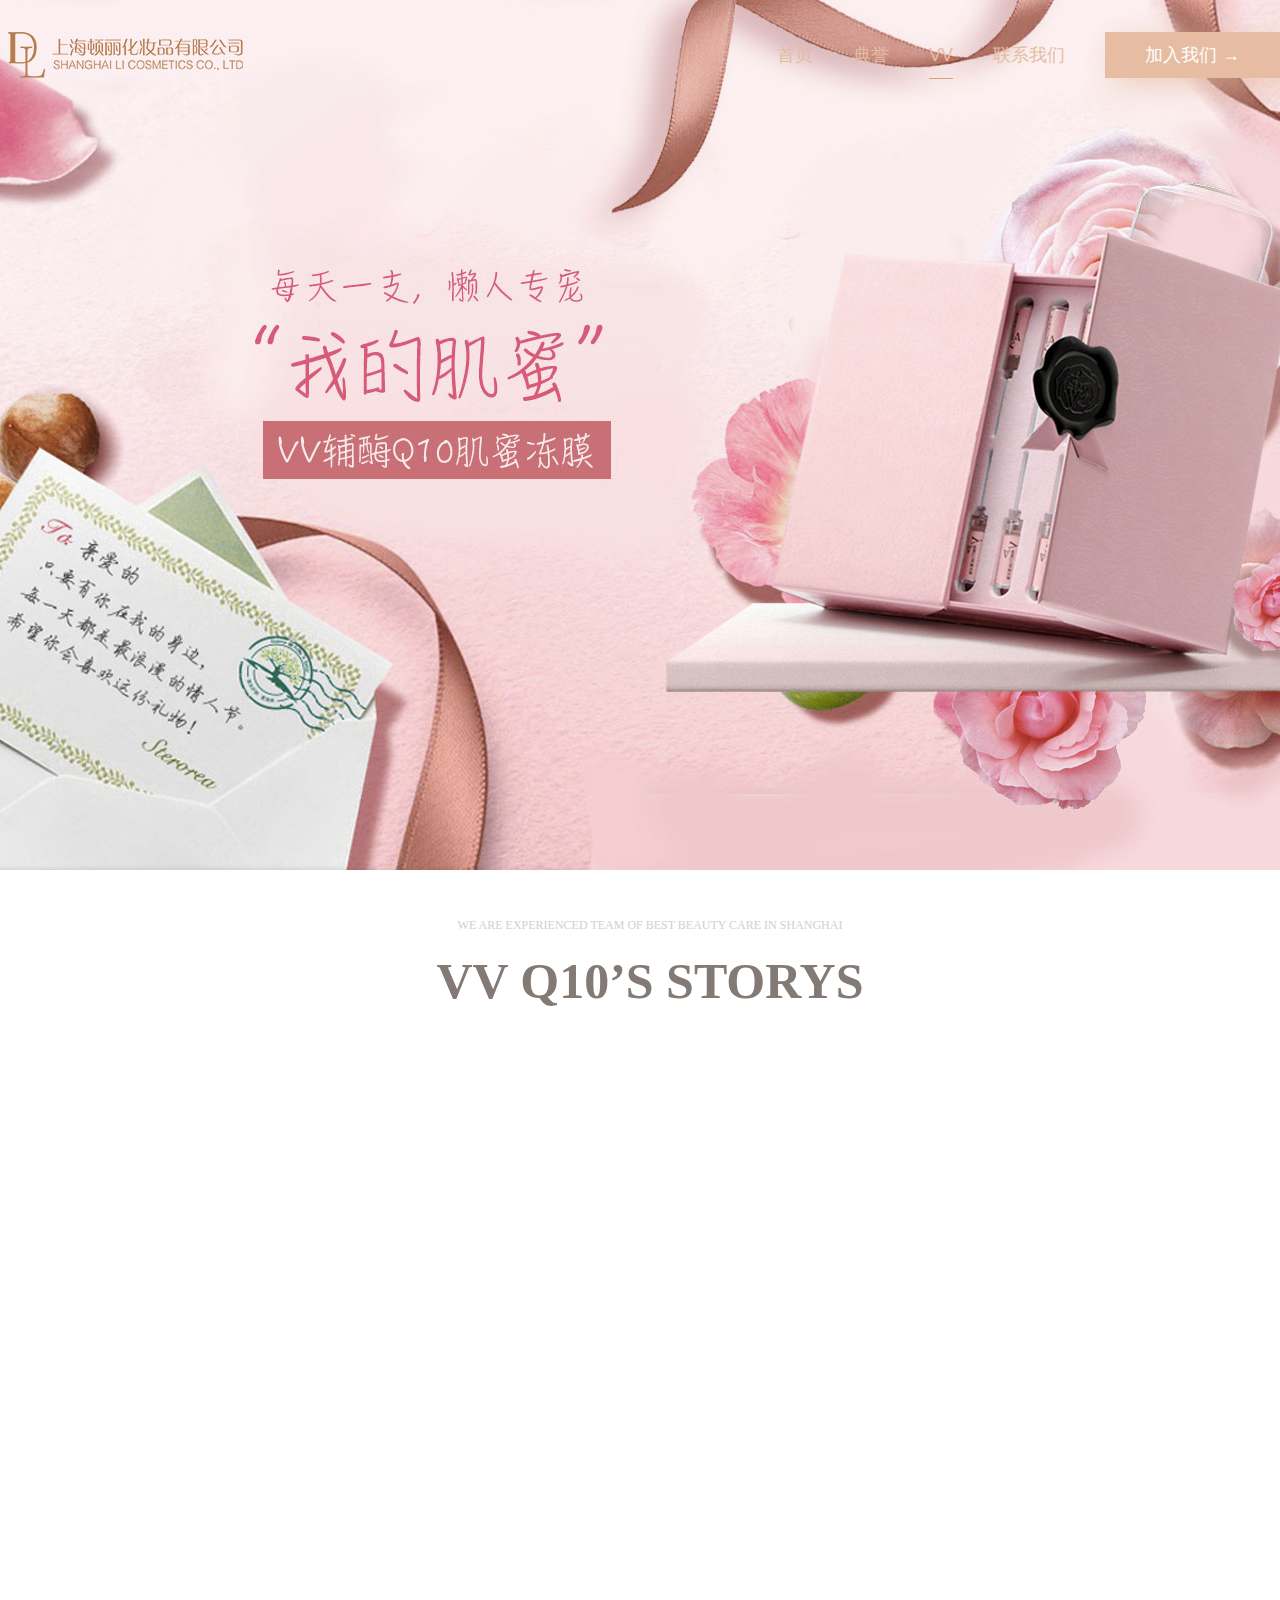
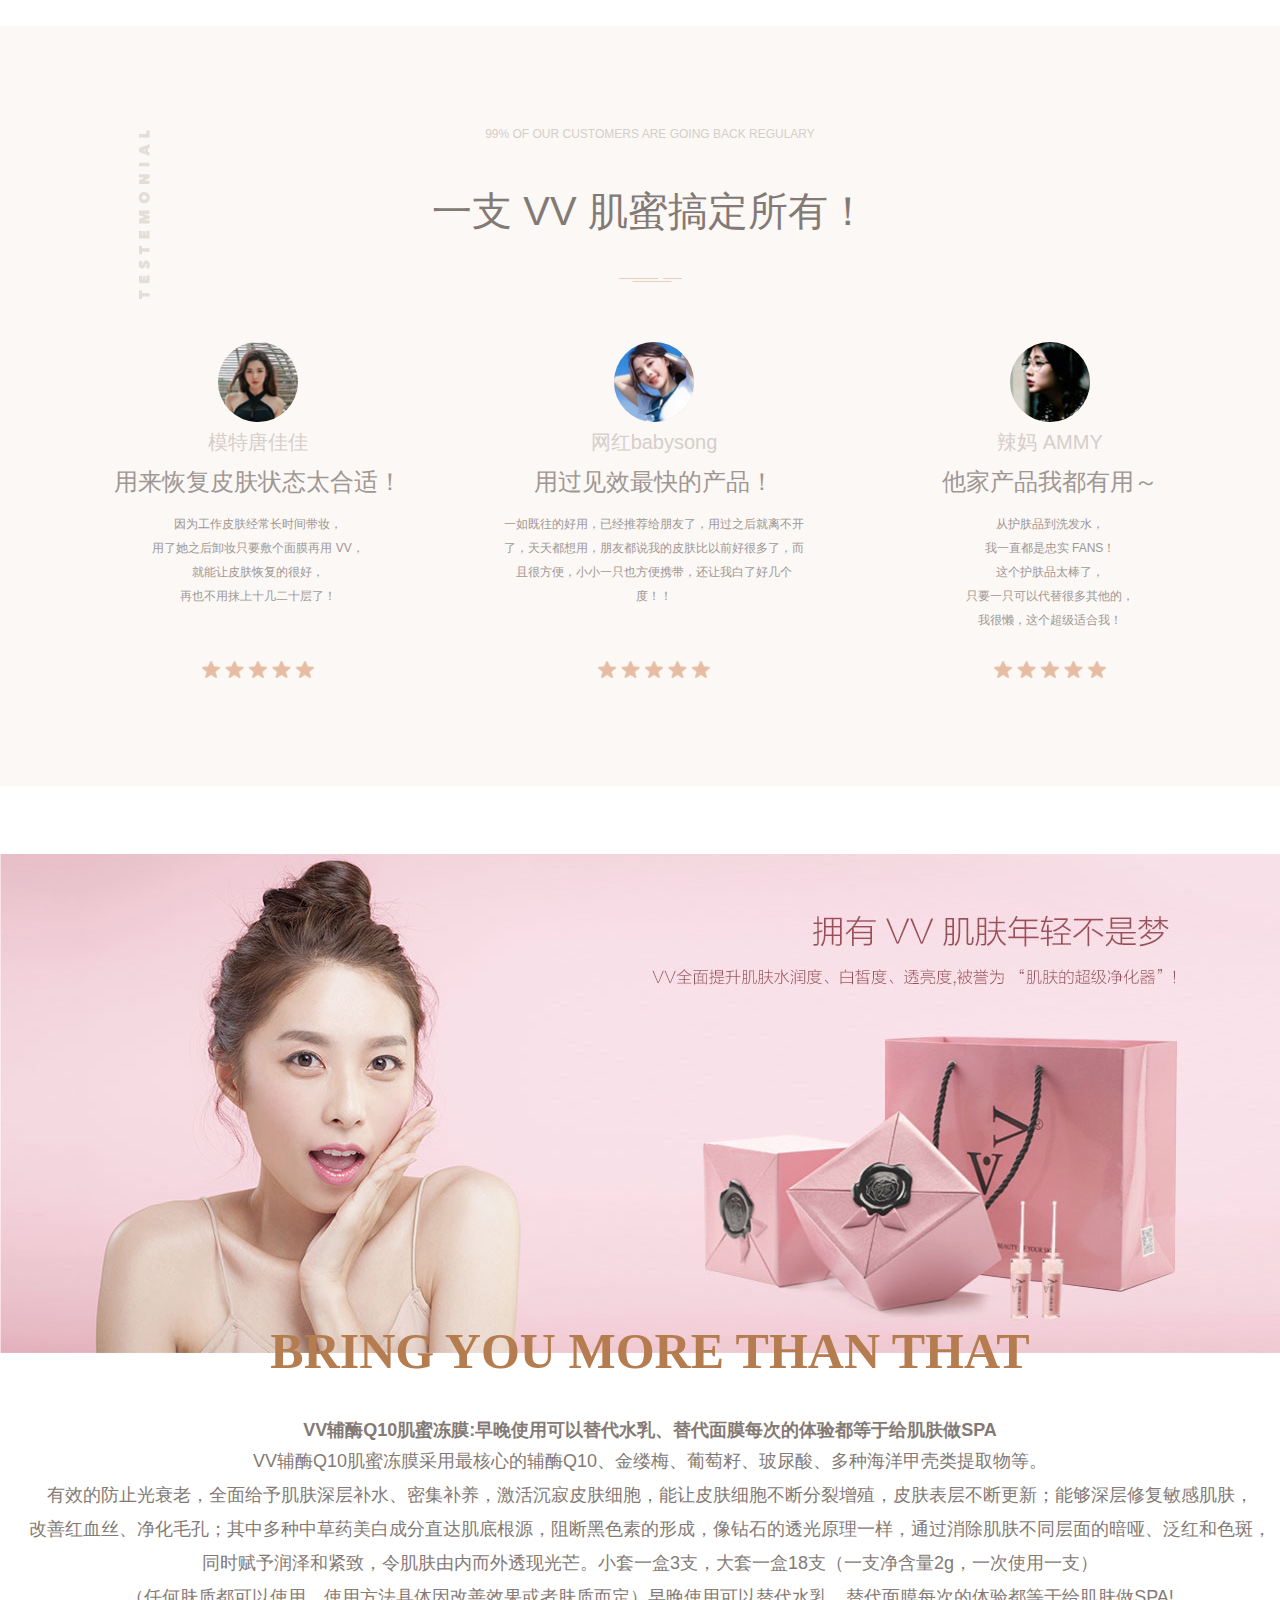
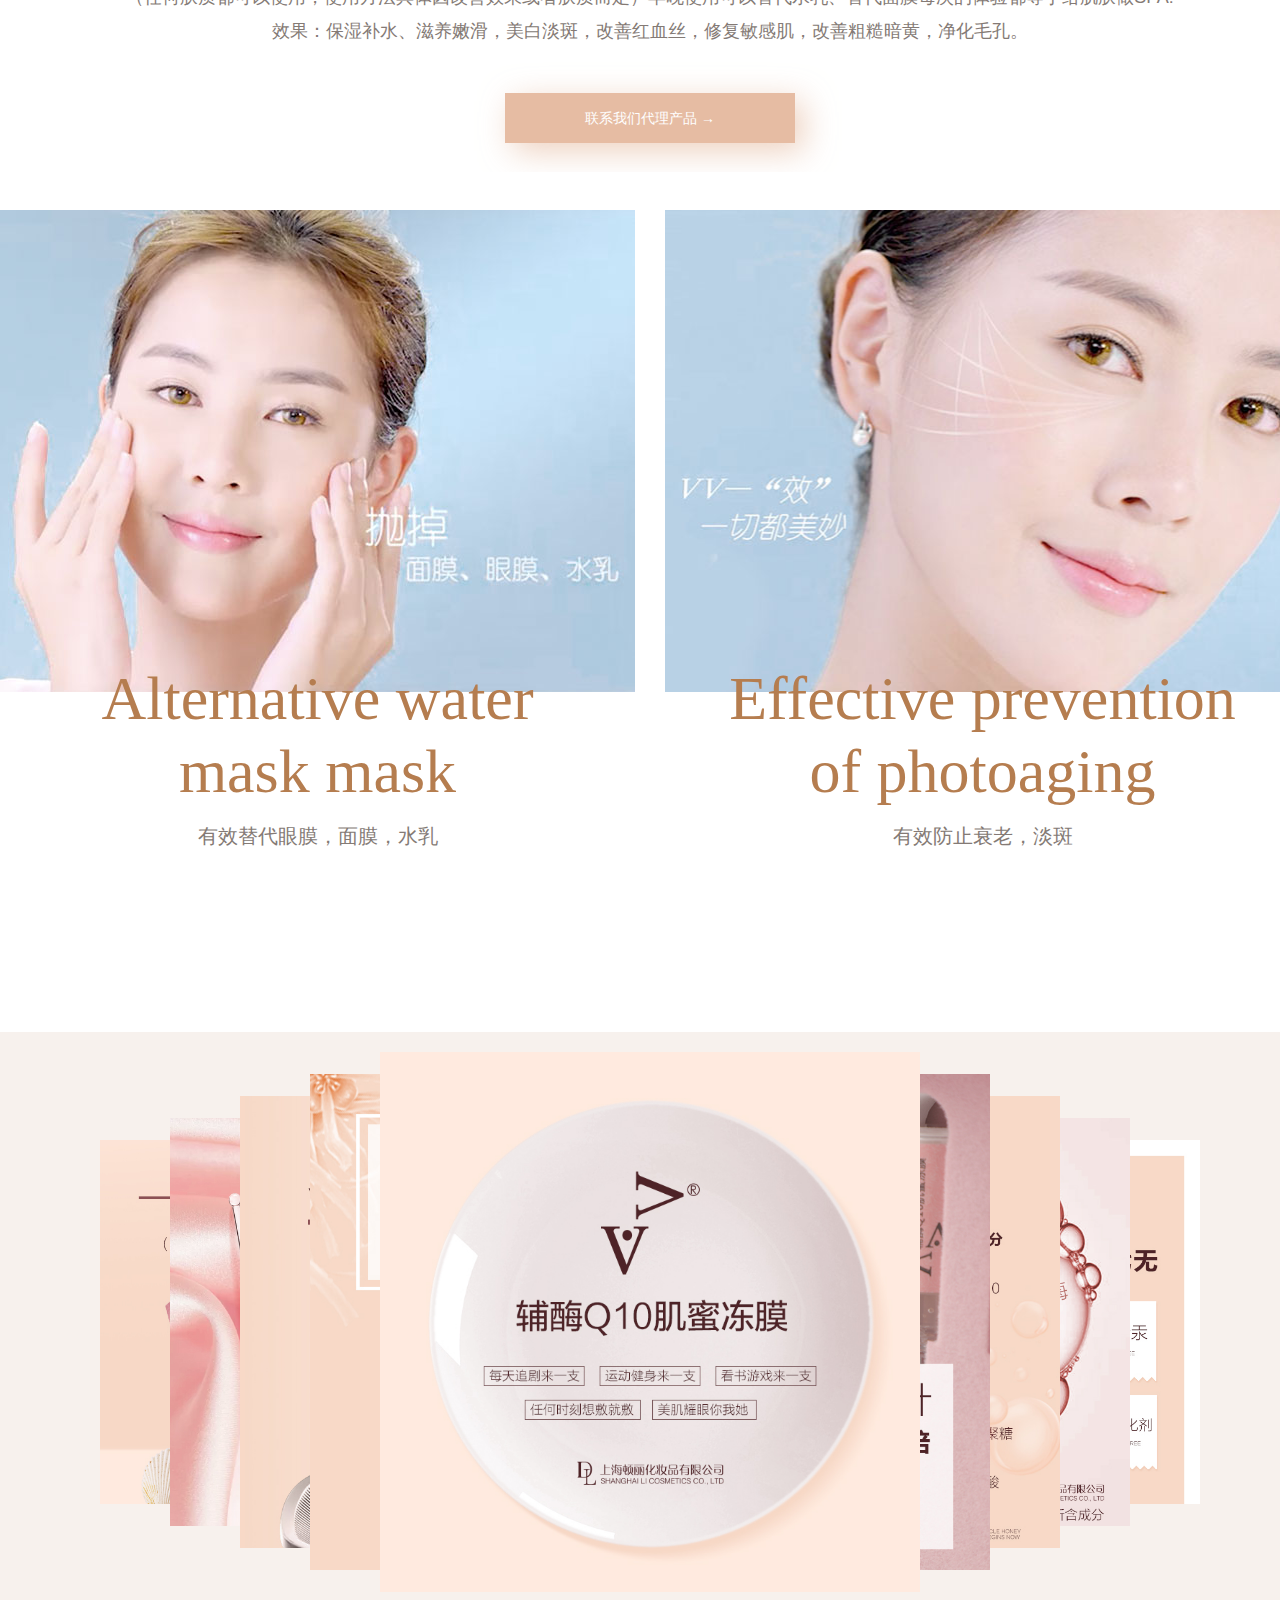
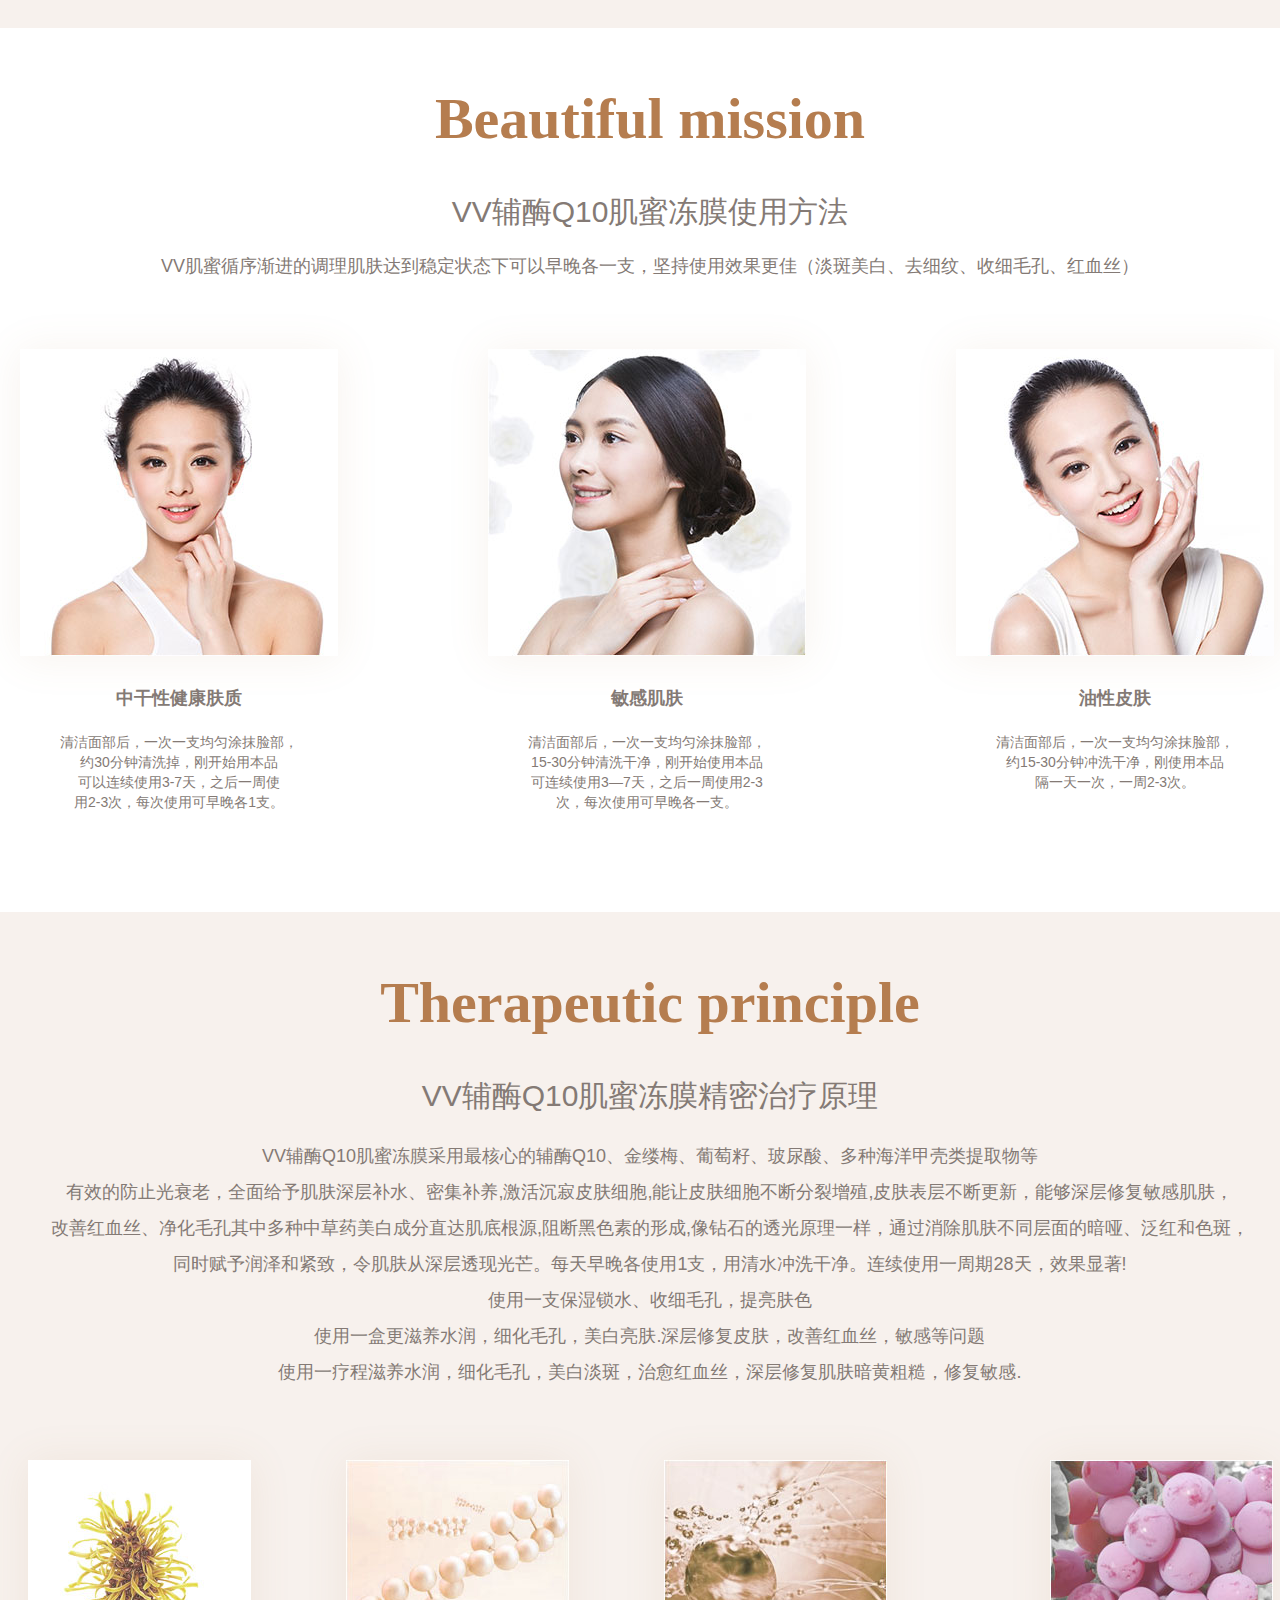
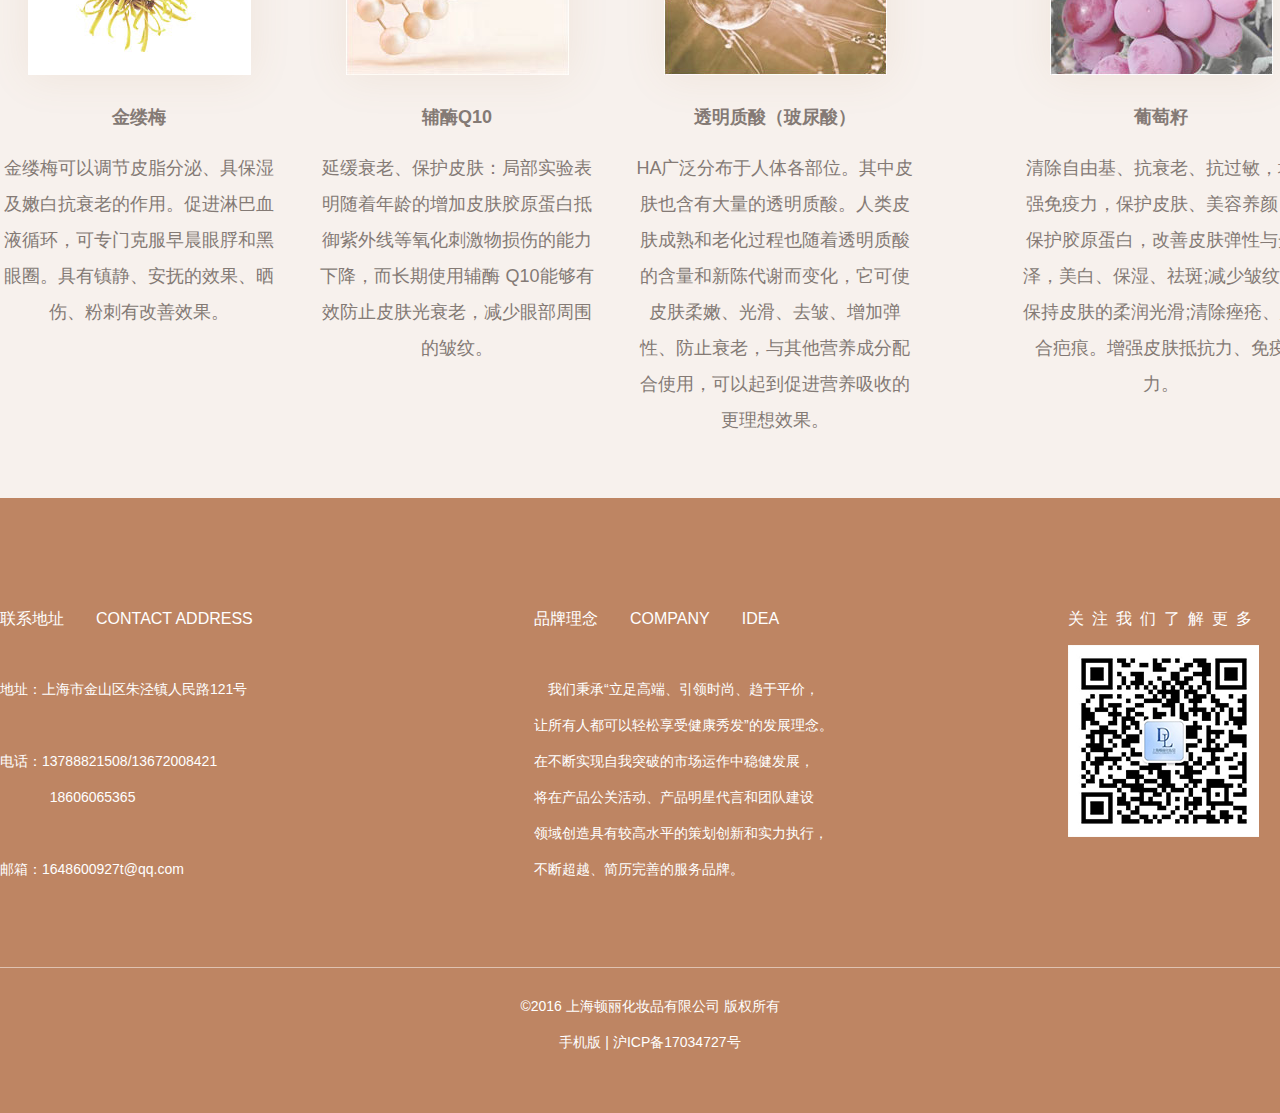
<file: vv/index.html>
<!DOCTYPE html>
<html lang="en">
<head>
  <meta charset="UTF-8">
  <title>VV</title>
  <link href="../assets/normalize.css" rel="stylesheet">
  <link href="../assets/normal.css" rel="stylesheet">
  <link href="../assets/vv.css" rel="stylesheet">
  <script type="text/javascript" src="../assets/jquery-1.11.0.min.js"></script>
  <script type="text/javascript" src="../assets/jQuery-easing.js"></script>
  <script type="text/javascript" src="../assets/jQuery-jcImgScroll.js"></script>
  <script type="text/javascript">
    $(function(){
      $('#row6banner').jcImgScroll({
        arrow : {
          width:450,
          height:450,
          x:60,
          y:0
        },
        width :540, //设置图片宽度
        height:540, //设置图片高度
        imgtop:22,//每张图片的上下偏移量
        imgleft:-10,//每张图片的左边偏移量
        imgwidth:30,//每张图片的宽度偏移量
        imgheight:44,//每张图片的高度偏移量
        count : 9,
        offsetX : 60,
        NumBtn : false,
        title:false,
        setZoom:.8
      });
    });
  </script>
</head>
<body>
  <header class="navigation container">
    <div class="content">
      <div class="logo pull-left"></div>
      <ul class="nav-list pull-right">
        <li><a href="../">首页</a></li>
        <li><a href="../dianyu">典誉</a></li>
        <li class="active"><a href="../vv">VV</a></li>
        <li><a href="../conactus">联系我们</a></li>
        <li class="join"><a href="../joinus">加入我们 →</a></li>
      </ul>
      <div class="clearfix"></div>
    </div>
  </header>
  <section class="container row1">
  </section>
  <section class="container row2">
    <div class="content">
      <div class="top">WE ARE EXPERIENCED TEAM OF BEST BEAUTY CARE  IN SHANGHAI</div>
      <h2>VV Q10’S  STORYS</h2>
      <iframe width="1046" height="579" src="http://player.youku.com/embed/XMzE1NTY0NTYxNg==" frameborder="0" allowfullscreen></iframe>
    </div>
  </section>
  <section class="container row3">
    <div class="content">
      <div class="textimage"></div>
      <div class="toptext">99% OF OUR CUSTOMERS ARE GOING BACK REGULARY</div>
      <div class="maintext">一支 VV 肌蜜搞定所有！</div>
      <div class="line"></div>
      <ul class="peoper">
        <li>
          <img class="avator" src="../assets/images/tangjiajia.jpg"></img>
          <div class="name">模特唐佳佳</div>
          <div class="title">用来恢复皮肤状态太合适！</div>
          <div class="description">
            因为工作皮肤经常长时间带妆，<br>
            用了她之后卸妆只要敷个面膜再用 VV，<br>
            就能让皮肤恢复的很好，<br>
            再也不用抹上十几二十层了！
          </div>
        </li>
        <li>
          <img class="avator" src="../assets/images/babysong.jpg"></img>
          <div class="name">网红babysong</div>
          <div class="title">用过见效最快的产品！</div>
          <div class="description">
            一如既往的好用，已经推荐给朋友了，用过之后就离不开了，天天都想用，朋友都说我的皮肤比以前好很多了，而且很方便，小小一只也方便携带，还让我白了好几个度！！
          </div>
        </li>
        <li>
          <img class="avator" src="../assets/images/ammy.jpg"></img>
          <div class="name">辣妈 AMMY</div>
          <div class="title">他家产品我都有用～</div>
          <div class="description">
            从护肤品到洗发水，<br>
            我一直都是忠实 FANS！<br>
            这个护肤品太棒了，<br>
            只要一只可以代替很多其他的，<br>
            我很懒，这个超级适合我！
          </div>
        </li>
      </ul>
    </div>
  </section>
  <section class="container row4">
    <div class="content">
      <div class="banner"></div>
      <div class="bannertext">BRING   YOU   MORE   THAN  THAT </div>
      <div class="toptext">VV辅酶Q10肌蜜冻膜:早晚使用可以替代水乳、替代面膜每次的体验都等于给肌肤做SPA</div>
      <div class="contenttext">
        VV辅酶Q10肌蜜冻膜采用最核心的辅酶Q10、金缕梅、葡萄籽、玻尿酸、多种海洋甲壳类提取物等。<br>
        有效的防止光衰老，全面给予肌肤深层补水、密集补养，激活沉寂皮肤细胞，能让皮肤细胞不断分裂增殖，皮肤表层不断更新；能够深层修复敏感肌肤，<br>
        改善红血丝、净化毛孔；其中多种中草药美白成分直达肌底根源，阻断黑色素的形成，像钻石的透光原理一样，通过消除肌肤不同层面的暗哑、泛红和色斑，<br>
        同时赋予润泽和紧致，令肌肤由内而外透现光芒。小套一盒3支，大套一盒18支（一支净含量2g，一次使用一支）<br>
        （任何肤质都可以使用，使用方法具体因改善效果或者肤质而定）早晚使用可以替代水乳、替代面膜每次的体验都等于给肌肤做SPA!<br>
        效果：保湿补水、滋养嫩滑，美白淡斑，改善红血丝，修复敏感肌，改善粗糙暗黄，净化毛孔。
      </div>
      <a class="proxy" href="#">联系我们代理产品 →</a>
    </div>
  </section>
  <section class="container row5">
    <div class="content">
      <div class="left">
        <img src="../assets/images/vv-row5-left.jpg">
        <div class="title">
          Alternative water<br>
          mask mask
        </div>
        <div class="text">有效替代眼膜，面膜，水乳</div>
      </div>
      <div class="right">
        <img src="../assets/images/vv-row5-right.jpg">
        <div class="title">
          Effective prevention<br>
          of photoaging
        </div>
        <div class="text">有效防止衰老，淡斑</div>
      </div>
      <div class="clearfix"></div>
    </div>
  </section>
  <section class="container row6">
    <div class="content">
      <div id="row6banner" class="jcImgScroll">
        <ul>
          <li><a path="../assets/images/scroll/scroll1.jpg"></a></li>
          <li><a path="../assets/images/scroll/scroll2.jpg"></a></li>
          <li><a path="../assets/images/scroll/scroll3.jpg"></a></li>
          <li><a path="../assets/images/scroll/scroll4.jpg"></a></li>
          <li><a path="../assets/images/scroll/scroll5.jpg"></a></li>
          <li><a path="../assets/images/scroll/scroll6.jpg"></a></li>
          <li><a path="../assets/images/scroll/scroll7.jpg"></a></li>
          <li><a path="../assets/images/scroll/scroll8.jpg"></a></li>
          <li><a path="../assets/images/scroll/scroll9.jpg"></a></li>
        </ul>
      </div>
    </div>
  </section>
  <section class="container row7">
    <div class="content">
      <div class="toptext">Beautiful mission</div>
      <div class="titletext">VV辅酶Q10肌蜜冻膜使用方法</div>
      <div class="contenttext">VV肌蜜循序渐进的调理肌肤达到稳定状态下可以早晚各一支，坚持使用效果更佳（淡斑美白、去细纹、收细毛孔、红血丝）</div>
      <div class="left">
        <img src="../assets/images/vv-row7-left.jpg">
        <div class="title">中干性健康肤质</div>
        <div class="text">
          清洁面部后，一次一支均匀涂抹脸部，<br>
          约30分钟清洗掉，刚开始用本品<br>
          可以连续使用3-7天，之后一周使<br>
          用2-3次，每次使用可早晚各1支。
        </div>
      </div>
      <div class="mid">
        <img src="../assets/images/vv-row7-mid.jpg">
        <div class="title">敏感肌肤</div>
        <div class="text">
          清洁面部后，一次一支均匀涂抹脸部，<br>
          15-30分钟清洗干净，刚开始使用本品<br>
          可连续使用3—7天，之后一周使用2-3<br>
          次，每次使用可早晚各一支。
        </div>
      </div>
      <div class="right">
        <img src="../assets/images/vv-row7-right.jpg">
        <div class="title">油性皮肤</div>
        <div class="text">
          清洁面部后，一次一支均匀涂抹脸部，<br>
          约15-30分钟冲洗干净，刚使用本品<br>
          隔一天一次，一周2-3次。
        </div>
      </div>
      <div class="clearfix"></div>
    </div>
  </section>
  <section class="container row8">
    <div class="content">
      <div class="toptext">Therapeutic principle</div>
      <div class="titletext">VV辅酶Q10肌蜜冻膜精密治疗原理</div>
      <div class="contenttext">
        VV辅酶Q10肌蜜冻膜采用最核心的辅酶Q10、金缕梅、葡萄籽、玻尿酸、多种海洋甲壳类提取物等<br>
        有效的防止光衰老，全面给予肌肤深层补水、密集补养,激活沉寂皮肤细胞,能让皮肤细胞不断分裂增殖,皮肤表层不断更新，能够深层修复敏感肌肤，<br>
        改善红血丝、净化毛孔其中多种中草药美白成分直达肌底根源,阻断黑色素的形成,像钻石的透光原理一样，通过消除肌肤不同层面的暗哑、泛红和色斑，<br>
        同时赋予润泽和紧致，令肌肤从深层透现光芒。每天早晚各使用1支，用清水冲洗干净。连续使用一周期28天，效果显著!<br>
        使用一支保湿锁水、收细毛孔，提亮肤色<br>
        使用一盒更滋养水润，细化毛孔，美白亮肤.深层修复皮肤，改善红血丝，敏感等问题<br>
        使用一疗程滋养水润，细化毛孔，美白淡斑，治愈红血丝，深层修复肌肤暗黄粗糙，修复敏感.
      </div>
      <div class="item1">
        <img src="../assets/images/vv-row8-item1.jpg">
        <div class="title">金缕梅</div>
        <div class="text">
          金缕梅可以调节皮脂分泌、具保湿及嫩白抗衰老的作用。促进淋巴血液循环，可专门克服早晨眼脬和黑眼圈。具有镇静、安抚的效果、晒伤、粉刺有改善效果。
        </div>
      </div>
      <div class="item2">
        <img src="../assets/images/vv-row8-item2.jpg">
        <div class="title">辅酶Q10</div>
        <div class="text">
          延缓衰老、保护皮肤：局部实验表明随着年龄的增加皮肤胶原蛋白抵御紫外线等氧化刺激物损伤的能力下降，而长期使用辅酶 Q10能够有效防止皮肤光衰老，减少眼部周围的皱纹。
        </div>
      </div>
      <div class="item3">
        <img src="../assets/images/vv-row8-item3.jpg">
        <div class="title">透明质酸（玻尿酸）</div>
        <div class="text">
          HA广泛分布于人体各部位。其中皮肤也含有大量的透明质酸。人类皮肤成熟和老化过程也随着透明质酸的含量和新陈代谢而变化，它可使皮肤柔嫩、光滑、去皱、增加弹性、防止衰老，与其他营养成分配合使用，可以起到促进营养吸收的更理想效果。
        </div>
      </div>
      <div class="item4">
        <img src="../assets/images/vv-row8-item4.jpg">
        <div class="title">葡萄籽</div>
        <div class="text">
          清除自由基、抗衰老、抗过敏，增强免疫力，保护皮肤、美容养颜，保护胶原蛋白，改善皮肤弹性与光泽，美白、保湿、祛斑;减少皱纹、保持皮肤的柔润光滑;清除痤疮、愈合疤痕。增强皮肤抵抗力、免疫力。
        </div>
      </div>
      <div class="clearfix"></div>
    </div>
  </section>
  <footer class="footer container">
    <div class="content">
      <div class="list">
        <div class="title">联系地址&emsp;&emsp;CONTACT ADDRESS</div>
        <div class="listcontent">
          地址：上海市金山区朱泾镇人民路121号<br><br>
          电话：13788821508/13672008421<br>
          &emsp;&emsp;&emsp;&nbsp;&nbsp;18606065365<br><br>
          邮箱：1648600927t@qq.com
        </div>
      </div>
      <div class="list">
        <div class="title">品牌理念&emsp;&emsp;COMPANY&emsp;&emsp;IDEA</div>
        <div class="listcontent">
          　我们秉承“立足高端、引领时尚、趋于平价，<br>
          让所有人都可以轻松享受健康秀发”的发展理念。<br>
          在不断实现自我突破的市场运作中稳健发展，<br>
          将在产品公关活动、产品明星代言和团队建设<br>
          领域创造具有较高水平的策划创新和实力执行，<br>
          不断超越、简历完善的服务品牌。
        </div>
      </div>
      <div class="list2">
        <div class="title">关注我们了解更多</div>
        <img class="qrcode" src="../assets/images/qrcode.jpg">
      </div>
      <div class="clearfix"></div>
      <div class="copyright">
        ©2016 上海顿丽化妆品有限公司 版权所有<br>
        手机版 | 沪ICP备17034727号
      </div>
    </div>
  </footer>
</body>
</html>
</file>
<file: assets/normal.css>
@font-face{
  src:url("Bodoni 72.ttc");
  font-family: webfont;
}

@font-face{
  src:url("Avenir Next.ttc");
  font-family: webfont;
}

.clearfix:before,
.clearfix:after {
  display: table;
  content: " ";
}
.clearfix:after {
  clear: both;
}
.center-block {
  display: block;
  margin-right: auto;
  margin-left: auto;
}
.pull-right {
  float: right !important;
}
.pull-left {
  float: left !important;
}
.hide {
  display: none !important;
}
.show {
  display: block !important;
}
.invisible {
  visibility: hidden;
}
.text-hide {
  font: 0/0 a;
  color: transparent;
  text-shadow: none;
  background-color: transparent;
  border: 0;
}
.hidden {
  display: none !important;
}
.affix {
  position: fixed;
}
.container {
  width: 100%;
}
.container .content {
  width: 1300px;
  margin: 0 auto;
}

.navigation {
  position: absolute;
  top: 0;
  height: 110px;
  z-index: 900;
}

.navigation .content {
  height: 110px;
  padding: 32px 0;
}

.navigation .content .logo {
  width: 244px;
  height: 46px;
  background-image: url("./images/logo.png");
}

.navigation .content .nav-list {
  font-size: 18px;
}

.navigation .content .nav-list li {
  float: left;
  list-style: none;
  line-height: 46px;
  margin: 0 20px;
}

.navigation .content .nav-list li.active {
  border-bottom: 1px solid #dc9d78;
}

.navigation .content .nav-list li.join {
  background: #e6bca3;
  padding: 0 40px;
  box-shadow: 8px 8px 32px 0px rgba(230, 188, 163, 0.7);
}

.navigation .content .nav-list li.join a {
  color: #fff;
}

.navigation .content .nav-list li a {
  color: #e6bca3;
}

.footer {
  width: 100%;
  background-color: #be8563;
}

.footer .content {
  width: 1300px;
  height: 615px;
  color: #fff;
  padding-top: 110px;
  background-color: #be8563;
}

.footer .content .list {
  width: 534px;
  float: left;
}

.footer .content .list .title {
  font-size: 16px;
}

.footer .content .list .listcontent {
  margin-top: 40px;
  font-size: 14px;
  line-height: 36px;
}

.footer .content .list2 {
  float: left;
}

.footer .content .list2 .title {
  font-size: 16px;
  letter-spacing: 8px;
}

.footer .content .list2 .qrcode {
  display: block;
  width: 191px;
  height: 192px;
  margin-top: 14px;
}

.footer .content .copyright {
  width: 100%;
  border-top: 1px solid rgba(255, 255, 255, .5);
  padding-top: 20px;
  text-align: center;
  line-height: 36px;
  margin-top: 80px;
}
</file>
<file: assets/home.css>
.row1 {
  background-color: #fef9f5;
}

.row1 .content {
  height: 872px;
  background-image: url("./images/home-row1.jpg");
  background-repeat: no-repeat;
  background-size: cover;
  background-position: center;
  position: relative;
  background-color: #fef9f5;
}

.row1 .content .more {
  display: block;
  position: absolute;
  top: 704px;
  left: 50%;
  margin-left: -155px;
  width: 310px;
  height: 58px;
  text-align: center;
  line-height: 58px;
  color: #fff;
  font-weight: bold;
  background-color: #e6bca3;
  box-shadow: 10px 10px 47px 0px rgba(70, 66, 61, 0.25);
}

.row2 .content {
  height: 760px;
  padding: 0 20px;
  background-image: url("./images/home-row2.jpg");
  background-repeat: no-repeat;
  background-size: cover;
  background-position: center;
  position: relative;
  padding-top: 176px;
}

.row2 .content .top {
  font-family: "Avenir Next";
  color: #d6cec9;
  font-size: 12px;
}

.row2 .content h2 {
  font-family: "Bodoni 72";
  font-weight: bold;
  font-size: 50px;
  color: #837a75;
  line-height: 100px;
}

.row2 .content .main {
  width: 508px;
  font-size: 14px;
  line-height: 25px;
  color: #9f9793;
}

.row3 {
  background: #fbf8f6;
}

.row3 .content {
  height: 760px;
  padding: 0 20px;
  position: relative;
  padding-top: 100px;
  background: #fbf8f6;
}

.row3 .content .textimage {
  position: absolute;
  width: 12px;
  height: 169px;
  background-image: url("./images/home-row3-text.png");
  background-repeat: no-repeat;
  top: 104px;
  left: 138px;
}

.row3 .content .toptext {
  color: #d6cec9;
  font-size: 12px;
  text-align: center;
}

.row3 .content .maintext {
  color: #837a75;
  font-size: 40px;
  text-align: center;
  margin-top: 40px;
}

.row3 .content .line {
  width: 63px;
  height: 4px;
  background-image: url("./images/line.png");
  margin: 38px auto 14px;
}

.row3 .content .peoper {
  margin-top: 60px;
}

.row3 .content .peoper .avator {
  display: block;
  width: 80px;
  height: 80px;
  border-radius: 50%;
  background-color: #eed4c4;
  margin: 0 auto;
}

.row3 .content .peoper li {
  width: 300px;
  height: 336px;
  list-style: none;
  float: left;
  margin: 0 48px;
  text-align: center;
  background-image: url("./images/star.png");
  background-repeat: no-repeat;
  background-size: 112px 17px;
  background-position: center bottom;
}

.row3 .content .peoper li:last-child {
  margin-right: 0;
}

.row3 .content .peoper .name {
  font-size: 20px;
  color: #d6cec9;
  line-height: 20px;
  margin-top: 10px;
}

.row3 .content .peoper .title {
  color: #9f9793;
  font-size: 26px;
  line-height: 60px;
}

.row3 .content .peoper .description {
  font-size: 12px;
  color: #9f9793;
  line-height: 24px;
}

.row3 .content .peoper .star {
  width: 112px;
  height: 17px;
  background-image: url("./images/star.png");
  background-repeat: no-repeat;
  margin: 40px auto 0;
}

.row3 .content .bottomButton {
  display: block;
  width: 230px;
  height: 50px;
  position: absolute;
  left: 50%;
  bottom: -25px;
  margin-left: -115px;
  box-shadow: 8px 8px 32px 0 rgba(230, 188, 163, 0.7);
  background-color: #e6bca3;
  color: #fff;
  line-height: 50px;
  text-align: center;
  z-index: 800;
}

.row4 .content {
  height: 1136px;
  padding: 100px 20px 0;
  position: relative;
  background: #ffffff;
}

.row4 .content .textimage {
  position: absolute;
  width: 47px;
  height: 409px;
  background-image: url("./images/home-row4-text.png");
  background-repeat: no-repeat;
  top: 164px;
  left: 0;
}

.row4 .content .toptext {
  color: #d6cec9;
  font-size: 14px;
  text-align: center;
}

.row4 .content .maintext {
  color: #837a75;
  font-size: 50px;
  text-align: center;
  margin-top: 40px;
  font-family: "Bodoni 72";
  font-weight: bold;
}

.row4 .content .line {
  width: 63px;
  height: 4px;
  background-image: url("./images/line.png");
  margin: 38px auto 14px;
}

.row4 .content .contenttext {
  color: #9f9793;
  font-size: 16px;
  text-align: center;
  line-height: 36px;
}

.row4 .content .people {
  width: 100%;
  margin-top: 40px;
}

.row4 .content .people .people1 {
  width: 318px;
  height: 346px;
  margin-left: 76px;
  margin-top: 54px;
  float: left;
  background-image: url("./images/people1.jpg");
}

.row4 .content .people .people2 {
  width: 317px;
  height: 346px;
  margin-left: 63px;
  float: left;
  background-image: url("./images/people2.jpg");
}

.row4 .content .people .people3 {
  width: 319px;
  margin-left: 62px;
  margin-top: 18px;
  float: left;
}

.row4 .content .people .people3 .peopleimage {
  width: 100%;
  height: 347px;
  background-image: url("./images/people3.jpg");
}

.row4 .content .people .people3 .text {
  font-size: 18px;
  color: #9f9793;
  line-height: 25px;
  margin-top: 24px;
  margin-left: 60px;
  position: relative;
}

.row4 .content .people .people3 .morevv {
  width: 290px;
  height: 50px;
  background-color: #e6bca3;
  color: #fff;
  line-height: 50px;
  text-align: center;
  display: block;
  position: absolute;
  margin-top: 20px;
  margin-left: 66px;
}

.row5 {
  background: #fbf8f6;
}

.row5 .content {
  height: 944px;
  padding-top: 100px;
  position: relative;
  background: #fbf8f6;
}

.row5 .content .toptext {
  font-size: 12px;
  color: #d6cec9;
  text-align: center;
  font-family: "Avenir Next";
}

.row5 .content .maintext {
  font-size: 50px;
  color: #e6bca3;
  text-align: center;
  font-family: "Bodoni 72";
  font-weight: bold;
  margin-top: 40px;
}

.row5 .content .conactus {
  width: 192px;
  height: 50px;
  border: 1px solid #e6bca3;
  text-align: center;
  font-size: 20px;
  color: #e6bca3;
  line-height: 50px;
  display: block;
  margin: 50px auto 0;
}

.row5 .content .map {
  width: 100%;
  height: 562px;
  background-image: url("./images/map.jpg");
  position: absolute;
  bottom: 0;
}

.row5 .content .map .point {
  width: 504px;
  height: 176px;
  margin-top: 152px;
  margin-left: 640px;
  padding: 52px;
  color: #f5ebe5;
  background-image: url("./images/pointbox.png");
}

.row5 .content .map .point .pointtext {
  background-image: url("./images/pin.png");
  background-repeat: no-repeat;
  background-size: 10px 16px;
  line-height: 16px;
  text-indent: 20px;
}

.row5 .content .map .point .pointmaintext {
  margin-top: 10px;
  font-size: 25px;
}
</file>
<file: assets/conactus.css>
.row1 {
  min-width: 1300px;
  height: 870px;
  background-color: #fef9f5;
  background-image: url("./images/conactus-row1.jpg");
  background-repeat: no-repeat;
  background-size: cover;
  background-position: center;
}

.row2 {
  background-color: #f7f1ed;
}

.row2 .content {
  height: 790px;
  padding-top: 60px;
  position: relative;
  background-color: #f7f1ed;
}

.jcImgScroll{position:relative;height:540px;margin:20px auto 0 auto;}
.jcImgScroll li{border:1px solid #ccc;}
.jcImgScroll li a{background:#fff;display:block;position:relative;z-index:99;}

.jcImgScroll li img,.jcImgScroll li,.jcImgScroll em,.jcImgScroll dl{display:none;border:0 none;}
.jcImgScroll li img{width: 100%;height: 100%;}
.jcImgScroll em.sPrev{
  left: 0!important;
  width: 50%!important;
  height: 100%!important;
}
.jcImgScroll em.sNext{
  left: 50%!important;
  width: 50%!important;
  height: 100%!important;
}
.jcImgScroll dl dd{background:url(images/NumBtn.png) no-repeat 0 bottom;text-indent:-9em;}
.jcImgScroll dl dd:hover,.jcImgScroll dl dd.curr{background-position:0 0;}

.row2 .content .toptext {
  color: #837a75;
  font-size: 50px;
  font-weight: bold;
  text-align: center;
  font-family: "Bodoni 72";
}

.row2 .content .maintext {
  font-size: 14px;
  color: #9f9793;
  text-align: center;
}

.row3 .content {
  height: 260px;
  padding-top: 60px;
  position: relative;
}

.row3 .content .toptext {
  font-size: 14px;
  color: #d6cec9;
  text-align: center;
}

.row3 .content .maintext {
  color: #837a75;
  font-size: 50px;
  font-weight: bold;
  text-align: center;
  font-family: "Bodoni 72";
}

.row3 .content .bottomtext {
  font-size: 30px;
  color: #837a75;
  text-align: center;
}

.row3 .content .conact {
  display: block;
  width: 290px;
  height: 50px;
  line-height: 50px;
  font-size: 18px;
  color: #fff;
  text-align: center;
  margin: 160px auto 0;
  background-color: #e6bca3;
  box-shadow: 8px 8px 32px 0 rgba(230, 188, 163, 0.7);
}

.row4 {
  background: #fbf8f6;
}

.row4 .content {
  height: 944px;
  padding-top: 100px;
  position: relative;
  background: #fbf8f6;
}

.row4 .content .toptext {
  font-size: 12px;
  color: #d6cec9;
  text-align: center;
  font-family: "Avenir Next";
}

.row4 .content .maintext {
  font-size: 50px;
  color: #e6bca3;
  text-align: center;
  font-family: "Bodoni 72";
  font-weight: bold;
  margin-top: 40px;
}

.row4 .content .conactus {
  width: 192px;
  height: 50px;
  border: 1px solid #e6bca3;
  text-align: center;
  font-size: 20px;
  color: #e6bca3;
  line-height: 50px;
  display: block;
  margin: 50px auto 0;
}

.row4 .content .map {
  width: 100%;
  height: 562px;
  background-image: url("./images/map.jpg");
  position: absolute;
  bottom: 0;
}

.row4 .content .map .point {
  width: 504px;
  height: 176px;
  margin-top: 152px;
  margin-left: 640px;
  padding: 52px;
  color: #f5ebe5;
  background-image: url("./images/pointbox.png");
}

.row4 .content .map .point .pointtext {
  background-image: url("./images/pin.png");
  background-repeat: no-repeat;
  background-size: 10px 16px;
  line-height: 16px;
  text-indent: 20px;
}

.row4 .content .map .point .pointmaintext {
  margin-top: 10px;
  font-size: 25px;
}
</file>
<file: assets/dianyu.css>
.row1 {
  min-width: 1300px;
  height: 870px;
  background-color: #fef9f5;
  background-image: url("./images/dianyu-row1.jpg");
  background-repeat: no-repeat;
  background-size: cover;
  background-position: center;
  position: relative;
}

.row1 .more {
  display: block;
  position: absolute;
  top: 704px;
  left: 50%;
  margin-left: -155px;
  width: 310px;
  height: 58px;
  text-align: center;
  line-height: 58px;
  color: #fff;
  font-weight: bold;
  background-color: #e6bca3;
  box-shadow: 10px 10px 47px 0px rgba(70, 66, 61, 0.25);
}

.row2 .content {
  height: 756px;
  padding: 0 20px 0 642px;
  padding-top: 116px;
  position: relative;
  background-image: url("../assets/images/dianyu-row2-logo.png");
  background-repeat: no-repeat;
  background-size: 192px 152px;
  background-position: right 532px;
}

.row2 .content .founder {
  display: block;
  width: 456px;
  height: 582px;
  position: absolute;
  top: 98px;
  left: 58px;
  box-shadow: 14px 14px 47px 0 rgba(70, 66, 61, 0.33);
}


.row2 .content .top {
  font-family: "Avenir Next";
  color: #d6cec9;
  font-size: 12px;
  text-align: right;
}

.row2 .content h2 {
  font-family: "Bodoni 72";
  font-weight: bold;
  font-size: 50px;
  color: #837a75;
  margin-top: 25px;
  text-align: right;
}

.row2 .content .main {
  font-size: 14px;
  line-height: 25px;
  color: #9f9793;
  margin-top: 56px;
}

.row3 {
  background: #fbf8f6;
}

.row3 .content {
  height: 760px;
  padding: 0 20px;
  position: relative;
  padding-top: 100px;
  background: #fbf8f6;
}

.row3 .content .textimage {
  position: absolute;
  width: 12px;
  height: 169px;
  background-image: url("./images/home-row3-text.png");
  background-repeat: no-repeat;
  top: 104px;
  left: 138px;
}

.row3 .content .toptext {
  color: #d6cec9;
  font-size: 12px;
  text-align: center;
}

.row3 .content .maintext {
  color: #837a75;
  font-size: 40px;
  text-align: center;
  margin-top: 40px;
}

.row3 .content .line {
  width: 63px;
  height: 4px;
  background-image: url("./images/line.png");
  margin: 38px auto 14px;
}

.row3 .content .peoper {
  margin-top: 60px;
}

.row3 .content .peoper .avator {
  display: block;
  width: 80px;
  height: 80px;
  border-radius: 50%;
  background-color: #eed4c4;
  margin: 0 auto;
}

.row3 .content .peoper li {
  width: 300px;
  height: 336px;
  list-style: none;
  float: left;
  margin: 0 48px;
  text-align: center;
  background-image: url("./images/star.png");
  background-repeat: no-repeat;
  background-size: 112px 17px;
  background-position: center bottom;
}

.row3 .content .peoper li:last-child {
  margin-right: 0;
}

.row3 .content .peoper .name {
  font-size: 20px;
  color: #d6cec9;
  line-height: 20px;
  margin-top: 10px;
}

.row3 .content .peoper .title {
  color: #9f9793;
  font-size: 26px;
  line-height: 60px;
}

.row3 .content .peoper .description {
  font-size: 12px;
  color: #9f9793;
  line-height: 24px;
}

.row3 .content .peoper .star {
  width: 112px;
  height: 17px;
  background-image: url("./images/star.png");
  background-repeat: no-repeat;
  margin: 40px auto 0;
}

.row4 .content {
  height: 894px;
  padding-top: 68px;
  position: relative;
  background: #ffffff;
}

.row4 .content .banner {
  width: 100%;
  height: 499px;
  background-image: url("./images/dianyu-row4-image.jpg");
  background-repeat: no-repeat;
}

.row4 .content .bannertext {
  position: absolute;
  width: 100%;
  top: 530px;
  font-size: 50px;
  color: #b57d4f;
  text-align: center;
  font-family: "Bodoni 72";
  font-weight: bold;
  z-index: 800;
}

.row4 .content .toptext {
  color: #847a75;
  font-size: 18px;
  text-align: center;
  font-weight: bold;
  margin-top: 65px;
}

.row4 .content .contenttext {
  color: #847a75;
  font-size: 18px;
  text-align: center;
  line-height: 34px;
}

.row4 .content .proxy {
  display: block;
  color: #fff;
  width: 290px;
  height: 50px;
  background-color: #e6bca3;
  box-shadow: 8px 8px 32px 0 rgba(230, 188, 163, 0.7);
  line-height: 50px;
  text-align: center;
  margin: 45px auto 0;
}

.row5 .content {
  height: 860px;
  padding-top: 38px;
  position: relative;
  background: #ffffff;
}

.row5 .content .left {
  width: 635px;
  float: left;
}

.row5 .content img {
  width: 100%;
  height: 570px;
}

.row5 .content .right {
  width: 635px;
  float: right;
}

.row5 .content .title {
  font-size: 62px;
  line-height: 73px;
  color: #b57d4f;
  font-family: "Bodoni 72";
  text-align: center;
  margin-top: -30px;
}

.row5 .content .text {
  color: #847a75;
  font-size: 20px;
  text-align: center;
  margin-top: 14px;
}

.row6 {
  background-color: #f7f1ed;
}

.row6 .content {
  height: 596px;
  padding-top: 40px;
  position: relative;
  background-color: #f7f1ed;
}

.row6 .content .toptext {
  color: #b57d4f;
  font-size: 20px;
  text-align: center;
}

.row6 .content .contenttext {
  color: #6a5e5d;
  font-size: 16px;
  text-align: center;
  margin-top: 20px;
  margin-bottom: 70px;
}

.row6 .content .left,
.row6 .content .mid,
.row6 .content .right {
  float: left;
}

.row6 .content .left {
  margin-left: 128px;
}

.row6 .content .mid {
  margin-left: 70px;
}

.row6 .content .right {
  margin-left: 70px;
}

.row6 .content img {
  width: 300px;
  height: 320px;
}

.row6 .content .text {
  font-size: 14px;
  color: #b57d4f;
  text-align: center;
  margin-top: 30px;
}

.row7 .content {
  height: 596px;
  padding-top: 40px;
  position: relative;
  background-color: #fff;
}

.row7 .content .toptext {
  color: #b57d4f;
  font-size: 20px;
  text-align: center;
}

.row7 .content .contenttext {
  color: #6a5e5d;
  font-size: 16px;
  text-align: center;
  margin-top: 20px;
  margin-bottom: 70px;
}

.row7 .content .left,
.row7 .content .right {
  float: left;
}

.row7 .content .left {
  margin-left: 274px;
}

.row7 .content .right {
  margin-left: 150px;
}

.row7 .content img {
  width: 300px;
  height: 320px;
  box-shadow: 0px 3px 95px 0px rgba(106, 94, 93, 0.23);
}

.row7 .content .text {
  font-size: 14px;
  color: #b57d4f;
  text-align: center;
  margin-top: 30px;
}

.row8 {
  background-color: #edd0c9;
}

.row8 .content {
  height: 572px;
  background-image: url("../assets/images/dianyu-row8-bg.jpg");
}
</file>
<file: assets/vv.css>
.row1 {
  min-width: 1300px;
  height: 870px;
  background-color: #fef9f5;
  background-image: url("./images/vv-row1.jpg");
  background-repeat: no-repeat;
  background-size: cover;
  background-position: center;
}

.row2 .content {
  height: 756px;
  padding-top: 47px;
}

.row2 .content .top {
  color: #d6cec9;
  font-size: 12px;
  font-family: "Avenir Next";
  text-align: center;
}

.row2 .content h2 {
  color: #837a75;
  font-size: 50px;
  text-align: center;
  font-family: "Bodoni 72";
  font-weight: bold;
}

.row2 .content iframe {
  display: block;
  margin: 20px auto 0;
}

.row3 {
  background: #fbf8f6;
}

.row3 .content {
  height: 760px;
  padding: 0 20px;
  position: relative;
  padding-top: 100px;
  background: #fbf8f6;
}

.row3 .content .textimage {
  position: absolute;
  width: 12px;
  height: 169px;
  background-image: url("./images/home-row3-text.png");
  background-repeat: no-repeat;
  top: 104px;
  left: 138px;
}

.row3 .content .toptext {
  color: #d6cec9;
  font-size: 12px;
  text-align: center;
}

.row3 .content .maintext {
  color: #837a75;
  font-size: 40px;
  text-align: center;
  margin-top: 40px;
}

.row3 .content .line {
  width: 63px;
  height: 4px;
  background-image: url("./images/line.png");
  margin: 38px auto 14px;
}

.row3 .content .peoper {
  margin-top: 60px;
}

.row3 .content .peoper .avator {
  display: block;
  width: 80px;
  height: 80px;
  border-radius: 50%;
  background-color: #eed4c4;
  margin: 0 auto;
}

.row3 .content .peoper li {
  width: 300px;
  height: 336px;
  list-style: none;
  float: left;
  margin: 0 48px;
  text-align: center;
  background-image: url("./images/star.png");
  background-repeat: no-repeat;
  background-size: 112px 17px;
  background-position: center bottom;
}

.row3 .content .peoper li:last-child {
  margin-right: 0;
}

.row3 .content .peoper .name {
  font-size: 20px;
  color: #d6cec9;
  line-height: 20px;
  margin-top: 10px;
}

.row3 .content .peoper .title {
  color: #9f9793;
  font-size: 24px;
  line-height: 60px;
}

.row3 .content .peoper .description {
  font-size: 12px;
  color: #9f9793;
  line-height: 24px;
}

.row3 .content .peoper .star {
  width: 112px;
  height: 17px;
  background-image: url("./images/star.png");
  background-repeat: no-repeat;
  margin: 40px auto 0;
}

.row4 .content {
  height: 986px;
  padding-top: 68px;
  position: relative;
  background: #ffffff;
}

.row4 .content .banner {
  width: 100%;
  height: 499px;
  background-image: url("./images/vv-row4.jpg");
  background-repeat: no-repeat;
}

.row4 .content .bannertext {
  position: absolute;
  width: 100%;
  top: 530px;
  font-size: 50px;
  color: #b57d4f;
  text-align: center;
  font-family: "Bodoni 72";
  font-weight: bold;
  z-index: 800;
}

.row4 .content .toptext {
  color: #847a75;
  font-size: 18px;
  text-align: center;
  font-weight: bold;
  margin-top: 65px;
}

.row4 .content .contenttext {
  color: #847a75;
  font-size: 18px;
  text-align: center;
  line-height: 34px;
}

.row4 .content .proxy {
  display: block;
  color: #fff;
  width: 290px;
  height: 50px;
  background-color: #e6bca3;
  box-shadow: 8px 8px 32px 0 rgba(230, 188, 163, 0.7);
  line-height: 50px;
  text-align: center;
  margin: 45px auto 0;
}

.row5 .content {
  height: 860px;
  padding-top: 38px;
  position: relative;
  background: #ffffff;
}

.row5 .content .left {
  width: 635px;
  float: left;
}

.row5 .content img {
  width: 100%;
  height: 482px;
}

.row5 .content .right {
  width: 635px;
  float: right;
}

.row5 .content .title {
  font-size: 62px;
  line-height: 73px;
  color: #b57d4f;
  font-family: "Bodoni 72";
  text-align: center;
  margin-top: -30px;
}

.row5 .content .text {
  color: #847a75;
  font-size: 20px;
  text-align: center;
  margin-top: 14px;
}

.row6 {
  background-color: #f7f1ed;
}

.row6 .content {
  height: 596px;
  padding-top: 20px;
  position: relative;
  background-color: #f7f1ed;
}

.jcImgScroll{position:relative;height:540px;margin:0 auto 0 auto;}
.jcImgScroll li{border:1px solid #ccc;}
.jcImgScroll li a{background:#fff;display:block;position:relative;z-index:99;}

.jcImgScroll li img,.jcImgScroll li,.jcImgScroll em,.jcImgScroll dl{display:none;border:0 none;}
.jcImgScroll li img{width: 100%;height: 100%;}
.jcImgScroll em.sPrev{
  left: 0!important;
  width: 50%!important;
  height: 100%!important;
}
.jcImgScroll em.sNext{
  left: 50%!important;
  width: 50%!important;
  height: 100%!important;
}
.jcImgScroll dl dd{background:url(images/NumBtn.png) no-repeat 0 bottom;text-indent:-9em;}
.jcImgScroll dl dd:hover,.jcImgScroll dl dd.curr{background-position:0 0;}

.row7 .content {
  height: 884px;
  padding-top: 50px;
  position: relative;
  background-color: #ffffff;
}

.row7 .content .toptext {
  color: #b57d4f;
  font-size: 58px;
  text-align: center;
  font-family: "Bodoni 72";
  font-weight: bold;
}

.row7 .content .titletext {
  font-size: 30px;
  color: #847a75;
  text-align: center;
  margin-top: 30px;
}

.row7 .content .contenttext {
  color: #847a75;
  font-size: 18px;
  text-align: center;
  margin-top: 20px;
  margin-bottom: 70px;
}

.row7 .content .left,
.row7 .content .mid,
.row7 .content .right {
  float: left;
}

.row7 .content .left {
  margin-left: 20px;
}

.row7 .content .mid {
  margin-left: 150px;
}

.row7 .content .right {
  margin-left: 150px;
}

.row7 .content img {
  width: 318px;
  height: 307px;
  box-shadow: 0 2px 40px 0 rgba(181, 125, 79, 0.1);
}

.row7 .content .title {
  font-size: 18px;
  color: #847a75;
  text-align: center;
  margin-top: 30px;
  font-weight: bold;
}

.row7 .content .text {
  font-size: 14px;
  color: #847a75;
  text-align: center;
  margin-top: 20px;
}

.row8 {
  background-color: #f7f1ed;
}

.row8 .content {
  height: 1186px;
  padding-top: 50px;
  position: relative;
  background-color: #f7f1ed;
}

.row8 .content .toptext {
  color: #b57d4f;
  font-size: 58px;
  text-align: center;
  font-family: "Bodoni 72";
  font-weight: bold;
}

.row8 .content .titletext {
  font-size: 30px;
  color: #847a75;
  text-align: center;
  margin-top: 30px;
}

.row8 .content .contenttext {
  color: #847a75;
  font-size: 18px;
  text-align: center;
  margin-top: 20px;
  line-height: 36px;
  margin-bottom: 70px;
}

.row8 .content .item1,
.row8 .content .item2,
.row8 .content .item3 {
  width: 278px;
  float: left;
}

.row8 .content .item2 {
  margin-left: 40px;
}

.row8 .content .item3 {
  margin-left: 40px;
}

.row8 .content .item4 {
  width: 278px;
  float: right;
}

.row8 .content img {
  width: 223px;
  height: 215px;
  display: block;
  margin: 0 auto;
  box-shadow: 0 2px 40px 0 rgba(181, 125, 79, 0.1);
}

.row8 .content .title {
  font-size: 18px;
  color: #847a75;
  text-align: center;
  margin-top: 30px;
  font-weight: bold;
}

.row8 .content .text {
  font-size: 18px;
  color: #847a75;
  line-height: 36px;
  text-align: center;
  margin-top: 20px;
}
</file>
